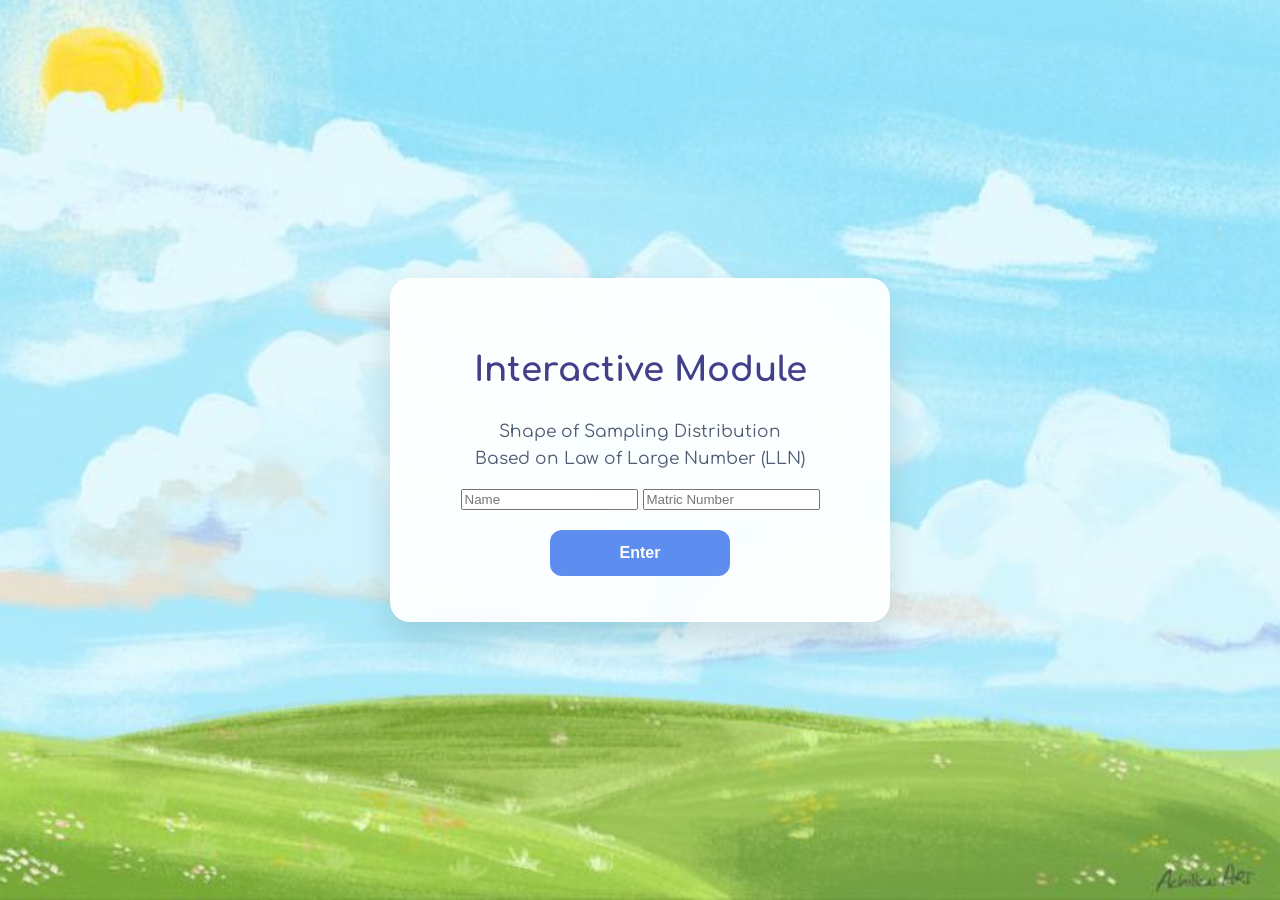
<file: index.html>
<!DOCTYPE html>
<html lang="ms">
<head>
  <meta charset="UTF-8">
  <meta name="viewport" content="width=device-width, initial-scale=1.0">
  <title>Modul Interaktif</title>

  <link href="https://fonts.googleapis.com/css2?family=Comfortaa:wght@300;400;600&display=swap" rel="stylesheet">
  <link rel="stylesheet" href="css/style.css">

</head>

<body class="login-body">

  <div class="login-container">
    <h2><span class="bold-title">Interactive Module</span></h2>
    <p>
      Shape of Sampling Distribution<br>
      Based on Law of Large Number (LLN)
    </p>

    <input type="text" id="name" placeholder="Name">
    <input type="text" id="matric" placeholder="Matric Number">

    <button onclick="login()">Enter</button>
  </div>

  <script src="./js/main.js"></script>
</body>
</html>
</file>
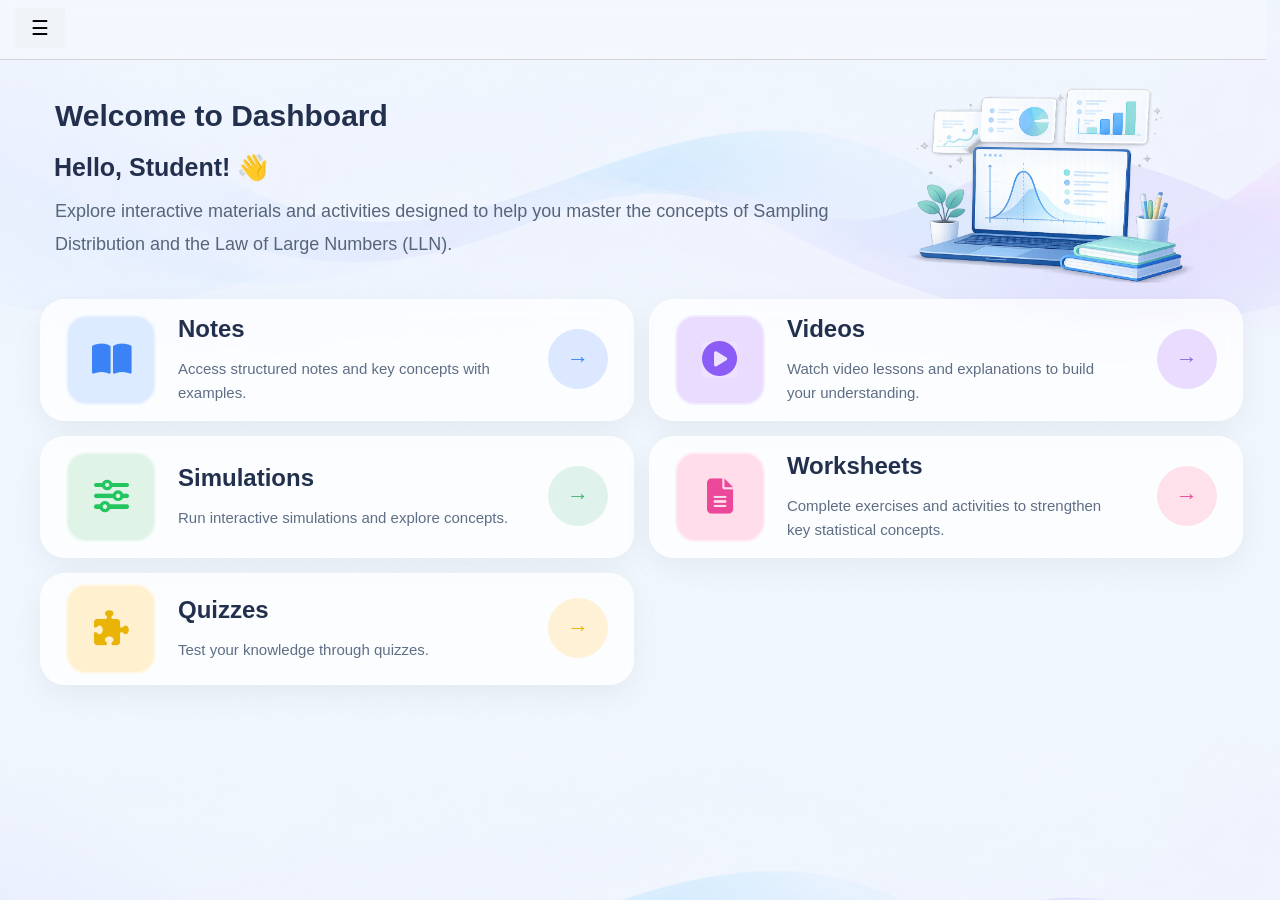
<file: dashboard.html>
<!DOCTYPE html>
<html lang="ms">
<head>
  <meta charset="UTF-8">
  <meta name="viewport" content="width=device-width, initial-scale=1.0">
  <title>Dashboard</title>
  <link rel="stylesheet" href="css/style.css">
  <link rel="stylesheet" href="https://cdnjs.cloudflare.com/ajax/libs/font-awesome/6.5.1/css/all.min.css">
  <link href='https://unpkg.com/boxicons@2.1.4/css/boxicons.min.css' rel='stylesheet'>
</head>

<body>

  <!-- Sidebar -->
  <div class="container">

  <div class="sidebar" id="sidebar">
    
    <div class="menu-item" onclick="setActiveMenu(this); loadContent('notes')">
    <i class="fa-solid fa-book-open"></i>
    <span class="text">Notes</span>
    </div>

    <div class="menu-item" onclick="setActiveMenu(this); loadContent('videos')">
    <i class="fa-solid fa-circle-play"></i>
    <span class="text">Videos</span>
    </div>

    <div class="menu-item" onclick="setActiveMenu(this); loadContent('simulations')">
    <i class="fa-solid fa-sliders"></i>
    <span class="text">Simulations</span>
    </div>

    <div class="menu-item" onclick="setActiveMenu(this); loadContent('worksheets')">
    <i class="fa-solid fa-file-lines"></i>
    <span class="text">Worksheets</span>
    </div>

    <div class="menu-item" onclick="setActiveMenu(this); loadContent('Quizzes')">
    <i class="fa-solid fa-puzzle-piece"></i>
    <span class="text">Quizzes</span>
    </div>
  </div>

  <div class="overlay" id="overlay" onclick="toggleSidebar()"></div>


  <!-- Content -->
  <div class="content-wrapper">

    <div class="top-navbar"> 

      <button class="toggle-btn">☰</button>

      <div class="top-icons">

        <div class="home-btn" onclick="loadContent('dashboard')">
        <i class="fa-solid fa-house-chimney"></i>
        </div>
      </div>
    </div>

      <div class="content" id="content">
      </div>
    </div> <!-- content-wrapper -->
  </div> <!-- container -->

<script src="js/main.js"></script>

</body>
</html>
</file>
<file: css/style.css>
/* ===== BODY ===== */
body {
  margin: 0;
  font-family: 'Comfortaa', sans-serif;
}

* {
  box-sizing: border-box;
}

/* MENU PAGE SAHAJA */
.login-body {
  display: flex;
  justify-content: center;
  align-items: center;
  min-height: 100vh;
  margin: 0;
  background: url("../images/bg.jpg") no-repeat center center fixed;
  background-size: cover;
}

/* ===== LOGIN CONTAINER ===== */
.login-container {
  text-align: center;
  width: min(500px, 90%);
  padding:45px 50px;
  background:rgba(255,255,255,0.92);
  backdrop-filter:blur(10px);
  border-radius: 20px;
  border:1px solid rgba(255,255,255,0.4);
  box-shadow: 0 15px 35px rgba(0,0,0,.12);
}

.login-container h2 {
  color: #414089;
  font-size: 34px;
  line-height: 1.1;
}

.bold-title {
  font-weight: 1000;
}

.login-container .title-line{
    width:70px;
    height:4px;
    background:#5d8def;
    border-radius:10px;
    margin:10px auto;
}

.login-container p {
  line-height: 1.6;
  font-size: 17px;
  color:#4d5b73;
}

.login-container button {
  width: auto;
  min-width: 180px;
  padding: 14px 30px;
  margin-top: 20px;
  background: #5d8def;
  border: none;
  border-radius: 12px;
  color: white;
  font-size: 16px;
  font-weight: 600;
  cursor: pointer;
}

.login-container button:hover {
  background: #4d7fe5;
  transform: translateY(-5px);
}


/* container bawah topbar */
.container {
  display: flex;
  height: 100vh;
  position: relative;
  overflow: hidden;
}

.container .menu-item {
  margin-bottom: 10px;
}

.content-inner {
  max-width: 1200px;        /* maksimum lebar content */
  width: 90%;              /* responsive ikut screen size */
  margin: 0 auto;          /* center content horizontally */
  background: none; /* optional: buat bg putih/transparan */
}

/* sidebar */
.sidebar {
  width: 220px;
  background: linear-gradient(160deg,  #9cc6c6, #c3e6e6); /* soft gradient */
  color: #2c3e50;
  padding: 70px 15px 15px 15px; /* top padding 80px supaya menu items start bawah */
  transition: 0.35s cubic-bezier(.22,1,.36,1);
  flex-shrink: 0;
}


/* COLLAPSE FULL: hide menu items & icons */
.sidebar.collapsed {
  width: 0;               /* sidebar hilang */
  padding: 0;
  overflow: hidden;       /* pastikan content dalam tak kelihatan */
}

.sidebar.collapsed .menu-item {
  opacity: 0;             /* hilang text & icons */
  pointer-events: none;   /* tidak boleh click */
}

.sidebar.collapsed + .overlay + .content-wrapper .top-navbar {
  left: 0;
}

.menu-item {
  display: flex;
  align-items: center;
  gap: 5px;
  padding: 12px 14px;
  margin: 8px 0;
  cursor: pointer;
  font-size: 18px;
  border-radius: 12px;
  color: #2c3e50;
}

.menu-item i{
  margin-right: 20px;
  padding-left: 8px;
}

.menu-item span{
  margin-right: -10px;
}

.menu-item:hover {
    background: rgba(255,255,255,0.6);
    transform: translateX(5px);
}

.menu-item.active{
  background: rgba(255,255,255,0.6);
  box-shadow: 0 8px 20px rgba(0,0,0,0.08);
  border-left: 3px solid #2c3e50;
  margin-right: 5px;
  font-weight:600;
}

/* 🔥 toggle align sama dengan menu */
.content-wrapper {
  display: flex;
  flex-direction: row; /* toggle dan content sebaris */
  align-items: flex-start; /* start dari atas */
  gap: 10px; /* jarak antara toggle & content */
  flex: 1;
  background: #f0f4f8;
}

.toggle-btn {
  background: #f0f4f8;
  border: none;

  width: 50px;
  height: 40px;

  display: flex;
  align-items: center;
  justify-content: center;

  cursor: pointer;
  color: black;
  font-size: 20px;

  margin-left: 5px;
  margin-top: -4px;
}

.toggle-btn:hover{
  background: rgba(255,255,255,0.4);
}

.top-navbar {
  position: fixed;
  top: 0;
  left: 220px;
  right: 14px;
  height: 60px;
  backdrop-filter: blur(10px);
  display: flex;
  align-items: center;
  justify-content: space-between;
  padding: 0 10px;
  z-index: 1000;
  background: rgba(255,255,255,0.25);
  backdrop-filter: blur(8px);
  border-bottom: 1px solid lightgray;
  box-shadow: none;
  transition: 0.2s;
}

.top-icons {
  position: absolute;
  top: 20px;
  right: 30px;
  z-index: 1000;
}

.home-btn {
  width: 38px;
  height: 38px;
  background: white;
  border-radius: 10px;
  display: flex;
  align-items: center;
  justify-content: center;
  margin-top: -8px;
  cursor: pointer;
  transition: 0.3s;
  margin-right: -10px;
}

.home-btn i {
  font-size: 15px;
  color: #2c3e50;
}

.home-btn:hover {
  transform: translateY(-2px);
  background: white;
}

/* content */
.content {
  flex: 1;
  max-width: 1500px;
  width: 100%;
  margin: 0 auto;
  height: 100vh;
  padding-left: 40px;
  padding-top: 60px;
  overflow: auto;
  background-color: #EEF3F8;
  background-image: url("../images/bg-dashboard.png");
  background-size: 100% auto;
  background-position: top center;
  box-shadow: 0 4px 15px rgba(0,0,0,0.1);
  position: relative;
  z-index: 1;
}

.content::before{
  content: "";
  position: absolute;
  inset: 0;
  background: rgba(255,255,255,0.20);
  pointer-events: none;
  z-index: -1;
}

.content.simulation-mode {
  padding: 0;
  overflow: hidden;
}

.accordion {
  width: 100%;
  max-width: 900px;
  margin: 0; /* buang auto supaya ikut container */
  padding-left: 5px;  /* adjust ikut tajuk h2 */
  padding-right: 5px; /* optional */
  box-sizing: border-box;
}

.submenu{
  display:flex;
  flex-direction:column;
  align-items:flex-start;
  max-height:0;
  opacity:0;
  overflow:hidden;
  gap: 5px;
  margin-left:15px;
  padding-left:10px;
  border-left:2px solid rgba(48,67,92,0.2);
  transform: translateY(-8px);
  transition:max-height .35s ease,opacity .25s ease,transform .25s ease;
}

.submenu.show{
  max-height:200px;
  opacity:1;
  transform: translateY(0);
}

.submenu-item{
  display:flex;
  align-items:center;
  gap:10px;
  width:150px;
  min-height:45px;
  padding:8px 12px;
  border-radius:12px;
  font-size:15px;
  box-sizing:border-box;
}

.submenu-item i{
    font-size:14px;
}

.submenu-item:hover,
.submenu-item.active{
    background:rgba(255,255,255,0.45);
    transform:translateX(4px);
    font-weight:600;
}

/* Laptop */
@media (min-width: 1191px) and (max-width:2560px){
/*DASHBOARD SECTION*/
/*TITLE PARTS*/
.hero-section {
  display: flex;
  justify-content: space-between;
  align-items: center;
  gap: 20px;
  margin-top: -20px;
}

.hero-left {
  max-width: 1000px;
  margin-left: 15px;
}

.hero-left h1 {
  font-size: 30px;
  margin-top: 20px;
  margin-bottom: 15px;
  color: #22304d;
  font-weight: 800;
}

.hero-left h2 {
  font-size: 25px;
  margin-bottom: -5px;
  color: #22304d;
  margin-left: -1px;
}

.hero-left p {
  font-size: 18px;
  line-height: 1.8;
  color: #56657a;
  margin-bottom: 10px;
  font-weight: 500;
}

.hero-right img {
  max-width: 400px;
  margin-top: 20px;
  padding-right: 70px;
}

/*BOX-BOX PARTS*/
.dashboard-grid {
  display: grid;
  grid-template-columns: repeat(2, 1fr);
  gap: 15px;
  margin-top: -10px;
  max-width: 1440px;
  width: 97%;
  padding-bottom: 30px;
}

.dashboard-card {
  background: rgba(255,255,255,0.72);
  border-radius: 25px;
  padding: 10px;
  display: flex;
  align-items: center;
  gap: 15px;
  cursor: pointer;
  height:auto;
  box-shadow: 0 10px 30px rgba(0,0,0,0.05); 
  border: 1px solid rgba(255,255,255,0.4);
  backdrop-filter: blur(10px);
  transition: 0.3s cubic-bezier(.22,1,.36,1);
  cursor: pointer;
}

.icon-box {
  width: 90px;
  height: 90px;
  margin-left: 15px;
  border-radius: 20px;
  display: flex;
  align-items: center;
  justify-content: center;
  font-size: 35px;
  flex-shrink: 0;
  border: 2px solid rgba(255,255,255,0.5);
  box-shadow: none;
}

.card-text h3 {
  font-size: 24px;
  color: #22304d;
  margin-left: 7px;
  margin-top: 5px;
}

.card-text p {
  margin-bottom: 5px;
  margin-top: -10px;
  margin-left: 7px;
  font-size: 15px;
  font-weight: 500;
  line-height: 1.6;
  color: #5F6E85;
  margin-right: 20px;
  max-width: 600px;
}

.arrow {
  width: 60px;
  height: 60px;
  border-radius: 50%;
  font-weight: 700;
  display: flex;
  align-items: center;
  justify-content: center;
  font-size: 22px;
  margin-left: auto;
  margin-right: 15px;
  margin-top: -1px;
  transition: 0.3s cubic-bezier(.22,1,.36,1);
  background:rgba(255,255,255,0.8);
  flex-shrink: 0;
}

.arrow:hover{
  transform: scale(1.05);
  box-shadow: 0 5px 15px rgba(46,139,87,0.25);
  background: rgba(255,255,255,0.8);
}

/* BLUE */
.arrow.blue{
    background: #dbe8ff;
}

.arrow.blue:hover{
    background: #c8dcff;
}

/* PURPLE */
.arrow.purple{
    background: #eadcff;
}

.arrow.purple:hover{
    background: #dcc8ff;
}

/* GREEN */
.arrow.green{
    background: #dff3ec;
}

.arrow.green:hover{
    background: #cdeed7;
}

/* PINK */
.arrow.pink{
    background: #ffe1ec;
}

.arrow.pink:hover{
    background: #ffd0e2;
}

/* YELLOW */
.arrow.yellow{
    background: #fff1d6;
}

.arrow.yellow:hover{
    background: #ffe7b8;
}


/* GENERAL */
.arrow{
    cursor: pointer;
}

/*WARNA BOX BOX ICON DASHBOARD*/
.blue {
  background: #dcebff;
}

.purple {
  background: #eee2ff;
}

.green {
  background: #EEF8F1;
}

.grey {
  background: #e4ebf5;
}

.yellow {
  background: #fff1d6;
}

/* WARNA ICON DASHBOARD */
/* NOTES */
.icon-box.blue i {
  color: #3b82f6;
}

/* VIDEOS */
.icon-box.purple i {
  color: #8b5cf6;
}

/* SIMULATIONS */
.icon-box.green i {
  color: #22c55e;
}

/* WORKSHEETS */
.icon-box.pink i {
  color: #ec4899;
}

/* QUIZZES */
.icon-box.yellow i {
  color: #eab308;
}


/*NOTES SECTION*/
.notes-top-section {
  display: flex;
  justify-content: space-between;
  align-items: center;
  margin-left: -10px;
  margin-top: 10px;
}

.notes-hero-image {
  width: 420px;
  margin-top: 30px;
  margin-left: 30px;
  margin-right: 70px;
  margin-bottom: -10px;
}

/* ACCORDION */
.accordion {
  max-width: 1440px;
  width: 97%;
  padding-bottom: 30px;
}

.notes-card {
  margin-top: 15px;
  margin-bottom: -3px;
  margin-left: 10px;
  height: auto;
  margin-right: 20px;
  border: 1px solid rgba(255,255,255,0.4);
  backdrop-filter: blur(10px);
  transition: 0.3s cubic-bezier(.22,1,.36,1);
  cursor: pointer;
}

/* CARD HEADER */
.notes-card-header {
  background: rgba(255,255,255,0.78);
  border-radius: 24px;
  padding: 5px 24px;
  display: flex;
  align-items: center;
  cursor: pointer;
  transition: 0.3s cubic-bezier(.22,1,.36,1);
}

.notes-text h2{
  margin-left: 28px;
  color: black;
  font-size: 30px;
  margin-bottom: 10px;
  margin-top: 1px;
  font-weight: 800;
}

.notes-text p{
  font-size: 18px;
  color: #22304d;
  margin-bottom: 5px;
  margin-left: 30px;
  line-height: 1.8;
  text-align: justify;
}

/* LEFT SIDE */
.notes-header-left {
  display: flex;
  align-items: center;
  gap: 18px;
}

/* ICON */
.topic-icon {
  width: 80px;
  height: 80px;
  margin-top: 10px;
  margin-bottom: 10px;
  margin-left: -5px;
  border-radius: 15px;
  font-size: 30px;
  display: flex;
  justify-content: center;
  align-items: center;
  flex-shrink: 0;
  font-weight: bold;
  border: 2px solid rgba(255,255,255,0.5);
}

.topic-icon i {
  font-size: 28px;
}

/* ICON CICLE COLORS */
.topic-icon.blue {
  background: #dbe9ff;
}

.topic-icon.green {
  background: #dff4e7;
}

.topic-icon.purple {
  background: #eadcff;
}

.topic-icon.pink {
  background: #ffddeb;
}

.topic-icon.yellow {
  background: #fff0cf;
}

/* ICON COLORS */
.topic-icon.blue i {
  color: #3b82f6;
}

.topic-icon.green i {
  color: #22c55e;
}

.topic-icon.purple i {
  color: #8b5cf6;
}

.topic-icon.pink i {
  color: #ec4899;
}

.topic-icon.yellow i {
  color: #eab308;
}

.topic-info{
  gap: 10px;
}

/* TEXT */
.topic-info h3 {
  margin: 0;
  font-size: 20px;
  color: #24314f;
  margin-top: 12px;
  margin-bottom: 10px;
}

.topic-info p {
  color: #4d5b73;
  font-size: 16px;
}

/* RIGHT SIDE */
.notes-header-right {
  margin-left: auto;
  display: flex;
  align-items: center;
  gap: 25px;
  padding-right: 10px;
}

/* OPEN BADGE */
.slides-badge {
  padding: 8px 24px;
  border-radius: 25px;
  margin-right: 15px;
  font-size: 15px;
  font-weight: 600;
  border: 0.1px solid;
  transition: 0.3s cubic-bezier(.22,1,.36,1);
  background:rgba(255,255,255,0.8);
  flex-shrink: 0;
}

.slides-badge.open.blue {
  background: #dcebff;
  color: #3b82f6;
}

.slides-badge.open.blue:hover {
  background: rgb(207, 226, 251);
  box-shadow: 0 2px 15px #3b83f6bb;;
}

.slides-badge.open.purple {
  background: #eee2ff;
  color: #8b5cf6;
}

.slides-badge.open.purple:hover {
  background: #eee2ff;
  box-shadow: 0 2px 15px #8a5cf6b3;
}

.slides-badge.open.green {
  background: #dff4e7;
  color: #4bb273;
}

.slides-badge.open.green:hover {
  background: #c2f3d5ba;
  box-shadow: 0 2px 15px #4bb272ad;
}

.slides-badge.open.pink {
  background: #ffddeb;
  color: #ec4899;
}

.slides-badge.open.pink:hover {
  background: #ffc7deb7;
  box-shadow: 0 2px 15px #e07aa8b6;
}

.slides-badge.open.yellow {
  background: #fff0cf;
  color: #eab308;
}

.slides-badge.open.yellow:hover {
  background: #fce5b4c3;
  box-shadow: 0 2px 15px #f0a53cb5;
}

.slides-badge.open:hover{
  transform: scale(1.05);
  background: rgba(255,255,255,0.8);
}

.slides-badge.close {
  background: #e8eefc;
  color: #6b7a99;
}

.slides-badge.close:hover{
  transform: scale(1.05);
  box-shadow: 0 2px 15px #6b7a99b0;
  background: rgba(255,255,255,0.8);
  background: #dbe4f7;
}


/* PDF CONTENT */
.notes-content {
  max-height: 0;
  background: white;
  border-radius: 0 0 24px 24px;
  box-shadow: 0 5px 18px rgba(0,0,0,0.05);
  transition: max-height 0.4s ease;
  overflow: hidden;
}

.notes-content iframe {
  width: 100%;
  height: 500px;
  border: none;
  padding: 18px;
  box-sizing: border-box;
}

.open-pdf-btn{
    display: none;
}


/*VIDEO SECTION*/
.videos-hero{
  border-radius: 15px;
  padding: 35px 26px;
  display: flex;
  justify-content: space-between;
  align-items: center;
  position: relative;
  overflow: hidden;
  margin-right: 55px;
  margin-left: 15px;
}

.videos-hero-left{
  flex: 1;
  margin-left: -20px;
}

.video-page-title{
  font-size: 32px;
  color: black;
  margin-top: -15px;
  font-weight: 800;
}

.video-description{
  font-size: 18px;
  color: #22304d;
  margin-bottom: 10px;
  line-height: 1.8;
  margin-top: -2px;
  text-align: justify;
}

.video-banner-img{
  width: 420px;
  margin-top: -90px;
  margin-bottom: -90px;
  margin-right: -30px;
  }

.videos-list{
  display: grid;
  grid-template-columns: repeat(2, 1fr);
  row-gap: 10px;
  margin-top: 5px;
  margin-left: 15px;
  margin-right: 20px;
  padding-bottom: 30px;
}

.video-card{
  width: 97%;
  height: auto;
  padding: 15px;
  display: flex;
  justify-content: space-between;
  align-items: center;
  background: rgba(255,255,255,0.85);
  border-radius: 25px;
  border: 1px solid rgba(255,255,255,0.4);
  box-shadow: 0 10px 30px rgba(0,0,0,0.05); 
  backdrop-filter: blur(10px);
  transition: 0.3s cubic-bezier(.22,1,.36,1);
  cursor: pointer;
}

.video-left{
  display: flex;
  align-items: center;
  gap: 20px;
}

.video-left h3{
  font-size: 20px;
  max-width: 650px;
  color: #24314f;
  line-height: 1.5;
  margin: 0;
  margin-left: -5px;
  margin-right: 15px;
  margin-top: 0;
}

.video-left p{
  margin: 4px 0 0;
  margin-left: -5px;
  font-size: 17px;
  line-height: 1.4;
  margin-bottom: 0;
  color: #4d5b73;
}

.video-right{
  display: flex;
  align-items: center;
  gap: 25px; /* besarkan gap */
  margin-right: 20px;
}

.video-icon{
  width: 80px;
  height: 80px;
  border-radius: 22px;
  display:flex;
  align-items:center;
  justify-content:center;
  flex-shrink: 0;
  margin-left: 2px;
  border: 2px solid rgba(255,255,255,0.5);
  box-shadow: 0 5px 15px rgba(0,0,0,0.03);
}

.video-icon i{
  font-size: 30px;
  color: inherit;
}

.video-info{
  display: flex;
  flex-direction: column;
  justify-content: center;
  gap: 3px;
}

.blue i{
  background: #dcebff;
  color: #3b82f6;
}

.purple i{
  background: #eee2ff;
  color: #8b5cf6;
}

.green i{
  background: #dff4e7;
  color: #4bb273;
}

.pink i{
  background: #ffddeb;
  color: #ec4899;
}

.yellow i{ 
  background: #fff0cf;
  color: #eab308;
}

.watch-btn{
  font-size: 14px;
  padding: 8px 20px;
  border-radius: 25px;
  font-weight: 600;
  cursor: pointer;
  margin-right: 1px;
  margin-left: 10px;
  border: 1px solid;
  flex-shrink: 0;
  transition: 0.3s cubic-bezier(.22,1,.36,1);
  background:rgba(255,255,255,0.8);
}

.watch-btn:hover{
  transform: scale(1.05);
  background: rgba(255,255,255,0.8);
}

.blue-btn{
  background: #dcebff;
  color: #3b82f6;
}

.purple-btn{
  background: #eee2ff;
  color: #8b5cf6;
}

.green-btn{
  background: #dff4e7;
  color: #4bb273;
}

.pink-btn{
  background: #ffddeb;
  color: #ec4899;
}

.yellow-btn{
  background: #fff0cf;
  color: #eab308;
}

.blue-btn:hover{
  background: rgb(207, 226, 251);
  box-shadow: 0 2px 15px #3b83f6bb;;
}

.purple-btn:hover{
  background: #eee2ff;
  box-shadow: 0 2px 15px #8a5cf6b3;
}

.green-btn:hover{
  background: #c2f3d5ba;
  box-shadow: 0 2px 15px #4bb272ad;
}

.pink-btn:hover{
  background: #ffc7deb7;
  box-shadow: 0 2px 15px #e07aa8b6;
}

.yellow-btn:hover{  
  background: #fce5b4c3;
  box-shadow: 0 2px 15px #f0a53cb5;
}

.back-btn{
  display: flex;
  align-items: center;
  justify-content: center;
  width: fit-content;
  margin: 10px auto;
  gap: 8px;
  padding: 8px 20px;
  background: rgba(255,255,255,0.75);
  border-radius: 16px;
  font-size: 15px;
  font-weight: 600;
  color: #24314f;
  cursor: pointer;
  transition: 0.3s;
  box-shadow: 0 6px 18px rgba(0,0,0,0.04);
  background: transparent;
}

.back-btn:hover{
  background: #edf4ff;
}

.video-title{
  font-size: 22px;
  color: #22304d;
  margin-bottom: 25px;
  font-weight: 700;
  text-align: center;
  max-width: 1440px;
  margin-top: 30px;
  margin-left: -15px;
}

.video-container{
  display: flex;
  justify-content: center;
  align-items: center;
  margin: 20px auto;
  max-width: 900px;
  width: 98%;
  background: #fff;
  padding: 25px;
  border-radius: 20px;
  box-shadow: 0 10px 30px rgba(0,0,0,0.08);
  border: 2px solid #e5e7eb;
}

.video-container video{
    width: 100%;
    border-radius: 5px;
    display: block;
}

/*WORKSHEET SECTION*/
/*WORKSHEET CARDS*/
.worksheet-hero-image{
    width: 380px;
    margin-top: -30px;
    margin-bottom: -20px;
    margin-right: 80px;
    margin-left: -10px;
}

.worksheet-grid{
  display: grid;
  grid-template-columns: repeat(2, 1fr);
  gap: 10px;
  margin-left: 15px;
  margin-right: 40px;
  padding-bottom: 30px;
}

.worksheet-card{
  max-width: 1440px;
  width: 97%;
  height: auto;
  padding: 15px;
  display: flex;
  justify-content: space-between;
  align-items: center;
  background: rgba(255,255,255,0.85);
  border-radius: 24px;
  border: 1px solid rgba(255,255,255,0.4);
  backdrop-filter: blur(10px);
  transition: 0.3s cubic-bezier(.22,1,.36,1);
  cursor: pointer;
  box-shadow: 0 10px 30px rgba(0,0,0,0.05); 
}

.worksheet-card-header{
  display: flex;
  justify-content: space-between;
  align-items: center;
  width: 100%;
}

.worksheet-header-left{
  display: flex;
  align-items: center;
  gap: 20px;
}

.worksheet-icon{
  width: 80px;
  height: 80px;
  border-radius: 22px;
  display:flex;
  align-items:center;
  justify-content:center;
  flex-shrink: 0;
  margin-left: 5px;
  border: 2px solid rgba(255,255,255,0.5);
  box-shadow: 0 5px 15px rgba(0,0,0,0.03);
}

.worksheet-icon i{
    font-size: 30px;
    color: inherit;
}

.worksheet-left h3{
  font-size: 20px;
  max-width: 650px;
  color: #24314f;
  line-height: 1.5;
  margin: 0;
  margin-left: -5px;
  margin-right: 15px;
  margin-bottom: 10px;
}

.worksheet-left p{
  margin: 4px 0 0;
  margin-left: -5px;
  font-size: 17px;
  line-height: 1.4;
  color: #4d5b73;
}

.worksheet-header-right{
  display: flex;
  align-items: center;
  justify-content: space-between;
  gap: 25px; /* besarkan gap */
}

.worksheet-badge{
  font-size: 14px;
  padding: 8px 20px;
  border-radius: 25px;
  font-weight: 600;
  cursor: pointer;
  margin-right: 15px;
  border: 1px solid;
  flex-shrink: 0;
  transition: 0.3s cubic-bezier(.22,1,.36,1);
  background:rgba(255,255,255,0.8);
}

.worksheet-btn:hover{
  transform: scale(1.05);
  background: rgba(255,255,255,0.8);
}

/*QUIZ SECTION*/
.quiz-top-section{
  display:flex;
  justify-content: space-between;
  align-items:center;
  gap:10px;
}

.quiz-text-section{
  flex: 1;
}

.quiz-title {
  margin-left: 15px;
  color: black;
  font-size: 32px;
  margin-top: 10px;
  margin-bottom: 20px;
  font-weight: 800;  
  margin-left: 18px;  
}

.quiz-section-description {
  font-size: 18px;
  color: #22304d;
  line-height: 1.8;
  text-align: justify;
  margin-left: 20px;
  margin-right: 10px;
}

.quiz-banner{
  margin-top: -10px;
  max-width: 300px;
  margin-right: 60px;
  margin-bottom: -30px;
}

.quiz-grid {
  display: grid;
  grid-template-columns: repeat(2, 1fr);
  gap: 10px;
  margin-top: 30px;
  margin-left: 15px;
  max-width: 1440px;
  width: 97%;
  padding-right: 35px;
  padding-bottom: 30px;
}

.quiz-dashboard-card{
  display: flex;
  align-items: center;
  gap: 15px;
  background: rgba(255,255,255,0.72);
  backdrop-filter: blur(10px);
  border-radius: 28px;
  padding: 15px;
  box-shadow: 0 10px 30px rgba(0,0,0,0.05); 
  border: 1px solid rgba(255,255,255,0.4);
  backdrop-filter: blur(10px);
  transition: 0.3s cubic-bezier(.22,1,.36,1);
  cursor: pointer;
}

.quiz-icon {
  width: 80px;
  height: 80px;
  border-radius: 20px;
  background: white;
  display: flex;
  align-items: center;
  justify-content: center;
  margin-left: 2px;
  font-size: 38px;
  flex-shrink: 0;
  border: 2px solid rgba(255,255,255,0.4);
  box-shadow: 0 5px 15px rgba(0,0,0,0.03);
}

.quiz-text h3 {
  margin: 0;
  font-size: 20px;
  font-weight: 700;
  margin-top: 1px;
  margin-bottom: 10px;
  line-height: 1.2;
  color: #1f2d4a;
}

.quiz-text p {
  margin: 4px 0 0;
  font-size: 17px;
  line-height: 1.4;
  color: #4d5b73;
}

.quiz-status {
  margin-left: auto;
  background: #dff5e7;
  color: #2e8b57;
  padding: 8px 20px;
  border-radius: 25px;
  font-size: 15px;
  font-weight: bold;
  margin-right: 10px;
  border: 0.1px solid;
  transition: 0.3s cubic-bezier(.22,1,.36,1);
  background:rgba(255,255,255,0.8);
}
  
.quiz-status:hover{
  transform: scale(1.05);
  box-shadow: 0 2px 15px;
  background: rgba(255,255,255,0.8);
}

.blue{
  background: #dcebff;
  color: #3b82f6;
}

.purple{
  background: #eadcff;
  color: #8c6dd7;
}

.green{
  background: #dff4e7;
  color: #4bb273;
}

.pink{
  background: #ffddeb;
  color: #ec4899;
}

.yellow{
  background: #fff0cf;
  color: #eab308;
}

.blue-btn{
  background: #dcebff;
  color: #3b82f6;
}

.purple-btn{
  background: #eee2ff;
  color: #8b5cf6;
}

.green-btn{
  background: #dff4e7;
  color: #4bb273;
}

.pink-btn{
  background: #ffddeb;
  color: #ec4899;
}

.yellow-btn{
  background: #fff0cf;
  color: #eab308;
}

.blue-btn:hover{
  background: rgb(207, 226, 251);
  box-shadow: 0 2px 15px #3b83f6bb;;
}

.purple-btn:hover{
  background: #eee2ff;
  box-shadow: 0 2px 15px #8a5cf6b3;
}

.green-btn:hover{
  background: #c2f3d5ba;
  box-shadow: 0 2px 15px #4bb272ad;
}

.pink-btn:hover{
  background: #ffc7deb7;
  box-shadow: 0 2px 15px #e07aa8b6;
}

.yellow-btn:hover{  
  background: #fce5b4c3;
  box-shadow: 0 2px 15px #f0a53cb5;
}

.simulation-page{
    padding:20px;
    padding-right: 50px;
}

.simulation-grid{
    display:grid;
    grid-template-columns:repeat(auto-fit,minmax(280px,1fr));
    gap:25px;
    margin-top:25px;
    padding-bottom: 30px;
}

.simulation-card-option{
    background:linear-gradient(
        135deg,
        rgba(255,255,255,0.95),
        rgba(240,248,255,0.95)
    );
    border-radius:25px;
    padding:30px;
    box-shadow: 0 10px 30px rgba(0,0,0,0.08);
    transition:.3s;    
    padding:25px;
    cursor:pointer;
}

.simulation-card-option:hover{
    transform:translateY(-5px);
}

.simulation-icon{
    width:100px;
    height:100px;
    display:flex;
    align-items:center;
    justify-content:center;
    font-size:45px;
    border-radius:20px;
    background:rgba(76,175,80,0.15);
    flex-shrink: 0;
}

.simulation-wording{
  margin-left: 5px;
  width:90%;
  margin-top: -10px;
}

.simulation-wording h3{
  font-size: 20px;
  margin-bottom: -2px;
}

.simulation-wording p{
color:#4d5b73;
}

.simulation-card-option:nth-child(2) .simulation-icon{
    background:rgba(100,149,237,0.15);
}

.launch-btn{
    width:100%;
    padding:14px;
    border:none;
    border-radius:15px;
    background:linear-gradient(
        135deg,
        #4CAF50,
        #66BB6A
    );
    color:white;
    font-weight:600;
    transition:.3s;
    margin-top: -2px;
}

.green-launch-btn:hover{
  color:#4CAF50;
  background: #c2f3d5ba;
  box-shadow: 0 2px 15px #4bb272ad;
}

.blue-launch-btn{
    background:linear-gradient(
        135deg,
        #3b82f6,
        #60a5fa
    ) !important;
}

.blue-launch-btn:hover{

    background: #cfe2ff !important;

    box-shadow: 0 2px 15px #3b83f6bb;

    color: #3b82f6 !important;
}

.check-blue{
    background:#3b82f6 !important;
    color:white !important;
}

/*simulation page*/
.simulation-features{
    display:grid;
    grid-template-columns:1fr 1fr;
    gap:12px 25px;
    margin:25px 0;
}

.simulation-features span{
    display:flex;
    align-items:center;
    gap:10px;
    color:#22304d;
    font-weight:500;
    font-size:15px;
}

.simulation-features i{
    color:white;
    background:#36c56c;
    width:22px;
    height:22px;
    border-radius:50%;
    display:flex;
    align-items:center;
    justify-content:center;
    font-size:12px;
    flex-shrink:0;
}

.simulation-card-option{

    transition:
        transform .3s ease,
        box-shadow .3s ease;
}

.simulation-card-option:hover{

    transform:
        translateY(-8px);

    box-shadow:
        0 18px 35px rgba(0,0,0,.12);
}

.simulation-header{
  margin-top: -20px;
  margin-bottom: 25px;
}

.simulation-header h1{
  font-size:32px;
  color: black;
  margin-bottom:-10px;
  font-weight:800;
}

.simulation-header p{
    font-size:18px;
  color: #22304d;
    max-width:700px;
    line-height:1.8;
}

.title-line{
    width:80px;
    height:5px;
    background:#4bb273;
    border-radius:10px;
    margin-top:-12px;
}

.preview-wrapper{
    position:relative;
    margin-bottom:20px;
}

.simulation-preview{
    width:100%;
    height:300px;
    object-fit:cover;
    border-radius:20px;
    display:block;
}


.interactive-badge{
    position:absolute;
    top:15px;
    right:15px;

    background:#dff4e7;
    color:#2e8b57;

    padding:8px 14px;

    border-radius:20px;

    font-size:13px;
    font-weight:700;
}

.interactive-badge.blue{
    background:#dcebff;
    color:#3b82f6;
}

.simulation-content{
    display:flex;
    gap:25px;
    align-items:flex-start;
    margin-top:20px;
}
}

/* Tablet */
@media (min-width:651px) and (max-width: 1190px){  
.content{
  background-image: url("../images/bg-dashboard.png");
  background-size: 1180px auto;
  background-position: top 30px center;
  background-repeat: no-repeat;
  padding-left: 35px;
  padding-right: 5px;
}

.top-navbar{
  left: 220px;
}

.sidebar {
  position: relative;
  left: 0px;
  width: 220px;
  transition: 0.35s cubic-bezier(.22,1,.36,1);
  flex-shrink: 0;
}

.content-wrapper{
  flex: 1;
  width: auto;
  display: flex;
}

.sidebar.active ~ .content-wrapper{
  margin-left: 0 !important;
}

/* COLLAPSE FULL: hide menu items & icons */
.sidebar.collapsed {
  width: 0;               /* sidebar hilang */
  padding: 0;
}

.sidebar.collapsed .menu-item {
  opacity: 0;             /* hilang text & icons */
  pointer-events: none;   /* tidak boleh click */
}

.sidebar.collapsed + .overlay + .content-wrapper .top-navbar{
  left:0;
}

.menu-item {
  margin-left: 5px;
  gap: 2px;
  font-size: 18px;
  padding: 10px 8px;
}

.menu-item i{
  margin-right: 20px;
  padding-left: 10px;
}

.menu-item span{
  margin-right: -5px;
}

.menu-item:hover {
  background: rgba(255,255,255,0.4);
  box-shadow: 0 4px 10px rgba(0,0,0,0.08);
}

.menu-item.active{
  background: rgba(255,255,255,0.75);
  box-shadow: 0 8px 15px rgba(0,0,0,0.08);
  border-left: 3px solid #2c3e50;
  font-weight: 700;
  margin-right: 5px;
}

/*DASHBOARD SECTION*/
.hero-section{
  flex-wrap: wrap;
}

/*TITLE PARTS*/
.hero-left {
  width: 95%;
  margin-left: 30px;
  margin-top: 20px;
  flex: 1;
}

.hero-left h1 {
  font-size: 30px;
  margin-top: 5px;
  margin-bottom: 15px;
  margin-left: -15px;
  white-space: nowrap;
  color: #22304d;
  font-weight: 800;
}

.hero-left h2 {
  font-size: 23px;
  margin-left: -15px;
  white-space: nowrap;
  color: #22304d;
}

.hero-left p {
  width: 98%;
  font-size: 19px;
  margin-bottom: 5px;
  margin-top: 15px;
  margin-right: 10px;
  margin-left: -15px;
  font-weight: 500;
  line-height: 1.8;
  text-align: justify;
  color: #56657a;
}

.hero-right img {
  width: 320px;
  display:block;
  margin:0 auto 0 auto;
  flex-shrink: 0;
}

/*BOX-BOX PARTS*/
.dashboard-grid {
  gap: 10px;
  grid-template-columns: 1fr;  
  padding-bottom: 70px;
  max-width: 1190px;
  width: 96%;
}

.dashboard-card {
  margin-left: 10px;
  background: rgba(255,255,255,0.75);
  border-radius: 25px;
  margin-top: 10px;
  height: auto;
  display: flex;
  align-items: center;
  padding: 10px;
  cursor: pointer;
  box-shadow: 0 10px 30px rgba(0,0,0,0.05);  
  border: 1px solid rgba(255,255,255,0.4);
  backdrop-filter: blur(10px);
  transition: 0.3s cubic-bezier(.22,1,.36,1);
}

.icon-box {
  width: 75px;
  height: 75px;
  border-radius: 15px;
  font-size: 28px;
  display: flex;
  align-items: center;
  justify-content: center;
  margin-left: 10px;
  margin-right: 15px;
  flex-shrink: 0;
  border: 2px solid rgba(255,255,255,0.5);
  box-shadow: 0 5px 15px rgba(0,0,0,0.03);
}

.card-text{
  flex: 1;
  min-width: 0;
  flex-shrink: 0;
}

.card-text h3 {
  color: #22304d;
  font-size: 22px;
  margin-left: 5px;
  margin-top: 10px;
}

.card-text p {
  margin-top: -10px;
  margin-left: 5px;
  margin-right: 10px;
  margin-bottom: 10px;
  font-size: 19px;
  line-height: 1.5;
  font-weight: 500;
  color: #5F6E85;
}

.arrow {
  width: 55px;
  height: 55px;
  border-radius: 50%;
  display: flex;
  align-items: center;
  justify-content: center;
  font-size: 22px;
  margin-left: 10px;
  margin-right: 15px;
  transition: 0.3s cubic-bezier(.22,1,.36,1);
  background:rgba(255,255,255,0.8);
  flex-shrink: 0;
}

.arrow:hover{
  transform: scale(1.05);
  box-shadow: 0 5px 15px rgba(46,139,87,0.25);
  background: rgba(255,255,255,0.8);
}

/* BLUE */
.arrow.blue{
    background: #dbe8ff;
}

.arrow.blue:hover{
    background: #c8dcff;
}

/* PURPLE */
.arrow.purple{
    background: #eadcff;
}

.arrow.purple:hover{
    background: #dcc8ff;
}

/* GREEN */
.arrow.green{
    background: #dff3ec;
}

.arrow.green:hover{
    background: #cdeed7;
}

/* PINK */
.arrow.pink{
    background: #ffe1ec;
}

.arrow.pink:hover{
    background: #ffd0e2;
}

/* YELLOW */
.arrow.yellow{
    background: #fff1d6;
}

.arrow.yellow:hover{
    background: #ffe7b8;
}

/* GENERAL */
.arrow{
    cursor: pointer;
}

/*WARNA BOX BOX ICON DASHBOARD*/
.blue {
  background: #dcebff;
}

.purple {
  background: #eee2ff;
}

.green {
  background: #EEF8F1;
}

.grey {
  background: #e4ebf5;
}

.yellow {
  background: #fff1d6;
}

/* WARNA ICON DASHBOARD */
/* NOTES */
.icon-box.blue i {
  color: #3b82f6;
}

/* VIDEOS */
.icon-box.purple i {
  color: #8b5cf6;
}

/* SIMULATIONS */
.icon-box.green i {
  color: #22c55e;
}

/* WORKSHEETS */
.icon-box.pink i {
  color: #ec4899;
}

/* QUIZZES */
.icon-box.yellow i {
  color: #eab308;
}


/*NOTES SECTION*/
.notes-top-section {
  display: flex;
  flex-direction:column;
  margin-left: 15px;
  max-width: 1190px;
  width: 95%;
}

.notes-hero-image {
  flex-shrink: 0;
  display:block;
  width:420px;
  margin:20px auto 0 auto;
  margin-bottom: 20px;
}

.accordion{
  display:flex;
  flex-direction:column;
  gap:10px;
  max-width: 1190px;
  width: 96%;
  padding-bottom: 30px;
}

.notes-card{
  margin-left: 8px;
  border-radius: 25px;
  box-shadow: 0 10px 30px rgba(0,0,0,0.05); 
  border: 1px solid rgba(255,255,255,0.4);
  backdrop-filter: blur(10px);
  transition: 0.3s cubic-bezier(.22,1,.36,1);
  cursor: pointer;
}

/* CARD HEADER */
.notes-card-header {
  background: rgba(255,255,255,0.78);
  border-radius: 25px;
  padding: 10px 24px;
  display: flex;
  align-items: center;
  cursor: pointer;
  transition: 0.3s cubic-bezier(.22,1,.36,1);
}

.notes-text h2{
  margin-left: 1px;
  font-size: 23px;
  max-width: 150px;
  color: black;
  font-weight: 800;
}

.notes-text p{
  font-size: 19px;
  line-height: 1.8;
  margin-left: 1px;
  text-align: justify;
  color: #22304d;
  width: 98%;
  margin-bottom: -10px;
}

/* LEFT SIDE */
.notes-header-left {
  display: flex;
  align-items: center;
  gap: 10px;
}

/* ICON */
.topic-icon {
  width: 75px;
  height: 75px;
  border-radius: 15px;
  margin-left: -5px;
  margin-top: 2px;
  margin-right: 10px;
  margin-bottom: 3px;
  display: flex;
  justify-content: center;
  align-items: center;
  flex-shrink: 0;
  font-weight: bold;
  border: 2px solid rgba(255,255,255,0.5);
  box-shadow: 0 5px 15px rgba(0,0,0,0.03);
}

.topic-icon i {
  font-size: 28px;
}

/* ICON CICLE COLORS */
.topic-icon.blue {
  background: #dbe9ff;
}

.topic-icon.green {
  background: #dff4e7;
}

.topic-icon.purple {
  background: #eadcff;
}

.topic-icon.pink {
  background: #ffddeb;
}

.topic-icon.yellow {
  background: #fff0cf;
}

/* ICON COLORS */
.topic-icon.blue i {
  color: #3b82f6;
}

.topic-icon.green i {
  color: #22c55e;
}

.topic-icon.purple i {
  color: #8b5cf6;
}

.topic-icon.pink i {
  color: #ec4899;
}

.topic-icon.yellow i {
  color: #eab308;
}

.topic-info{
  gap: 10px;
}

/* TEXT */
.topic-info h3 {
  font-size: 20px;
  margin-right: 10px;
  color: #24314f;
  margin-top: 15px;
  margin-bottom: 15px;
}

.topic-info p {
  font-size: 17px;
  color: #4d5b73;
  margin-top: -5px;
}

/* RIGHT SIDE */
.notes-header-right {
  margin-left: auto;
  display: flex;
  align-items: center;
  gap: 5px;
  padding-right: 5px;
}

/* OPEN BADGE */
.slides-badge {
  padding: 6px 17px;
  border-radius: 15px;
  margin-right: -5px;
  font-size: 16px;
  font-weight: 600;
  border: 0.1px solid;
  transition: 0.3s cubic-bezier(.22,1,.36,1);
  background:rgba(255,255,255,0.8);
  flex-shrink: 0;
}

.slides-badge.open.blue {
  background: #dcebff;
  color: #3b82f6;
}

.slides-badge.open.blue:hover {
  background: rgb(207, 226, 251);
  box-shadow: 0 2px 15px #3b83f6bb;;
}

.slides-badge.open.purple {
  background: #eee2ff;
  color: #8b5cf6;
}

.slides-badge.open.purple:hover {
  background: #eee2ff;
  box-shadow: 0 2px 15px #8a5cf6b3;
}

.slides-badge.open.green {
  background: #dff4e7;
  color: #4bb273;
}

.slides-badge.open.green:hover {
  background: #c2f3d5ba;
  box-shadow: 0 2px 15px #4bb272ad;
}

.slides-badge.open.pink {
  background: #ffddeb;
  color: #ec4899;
}

.slides-badge.open.pink:hover {
  background: #ffc7deb7;
  box-shadow: 0 2px 15px #e07aa8b6;
}

.slides-badge.open.yellow {
  background: #fff0cf;
  color: #eab308;
}

.slides-badge.open.yellow:hover {
  background: #fce5b4c3;
  box-shadow: 0 2px 15px #f0a53cb5;
}

.slides-badge.open:hover{
  transform: scale(1.05);
  background: rgba(255,255,255,0.8);
}

.slides-badge.close {
  background: #e8eefc;
  color: #6b7a99;
}

.slides-badge.close:hover{
  transform: scale(1.05);
  box-shadow: 0 2px 15px #6b7a99b0;
  background: rgba(255,255,255,0.8);
  background: #dbe4f7;
}

/* PDF CONTENT */
.notes-content{
  max-height: 0;
  background: white;
  border-radius: 0 0 24px 24px;
  box-shadow: 0 5px 18px rgba(0,0,0,0.05);
  transition: max-height 0.4s ease;
  overflow: hidden;   
}

.notes-content iframe {
  width: 100%;
  height: 200px;
  border: none;
  padding: 18px;
  box-sizing: border-box;
}

/*VIDEO SECTION*/
.videos-hero{
  border-radius: 15px;
  padding: 0 15px;
  margin-top: 5px;
  margin-left: -5px;
  margin-right: 0;
  width: 96%;
  box-sizing: border-box;
  margin-bottom: -10px;
  align-items: center;
  flex-direction: column;
  position: relative;
  overflow: hidden;
}

.videos-hero-left{
  flex: 1;
  margin-left: 15px;
}

.video-page-title{
  font-size: 23px;
  margin-left: -10px;
  color: black;
  font-weight: 800;
}

.video-description{
  font-size: 19px;
  color: #22304d;
  line-height: 1.8;
  text-align: justify;
  margin-left: -10px;
  margin-bottom: -30px;
  max-width: 1150px;
  width: 100%;
}

.video-banner-img{
  display:block;
  width:420px;
  margin:0 auto 0 auto;
}

/*BOX BOX VIDEO*/
.videos-list{
  padding-bottom: 30px;
}

.video-card{
  height: auto;
  display: flex;
  justify-content: space-between;
  align-items: center;
  padding: 15px;
  border: 1px solid rgba(255,255,255,0.4);
  backdrop-filter: blur(10px);
  box-shadow: 0 10px 30px rgba(0,0,0,0.05);  
  background: rgba(255,255,255,0.75);
  cursor: pointer;
  width: 95%;
  margin-right: 20px;
  max-width: 1190px;
  border-radius: 25px;
  margin-left: 10px;
  margin-bottom: 10px;
}

.video-left{
  display: flex;
  justify-content: center;
  align-items: center;
  gap: 20px;
}

.video-left h3{
  max-width: 420px;
  font-size: 21px;
  color: #24314f;
  margin-top: 1px;
  margin-bottom: 6px;
}

.video-left p{
  margin: 2px 0 0;
  margin-left: 1px;
  font-size: 19px;
  margin-right: 1px;
  line-height: 1.4;
  color: #4d5b73;
}

.video-right{
  display: flex;
  align-items: center;
  margin-right: 10px;
}

.video-icon{
  width: 80px;
  height: 60px;
  border-radius: 12px;
  margin-left: 5px;
  display: flex;
  justify-content: center;
  align-items: center;
  flex-shrink: 0;
  border: 2px solid rgba(255,255,255,0.5);
  box-shadow: 0 5px 15px rgba(0,0,0,0.03);
}

.video-icon i{
  font-size: 28px;
  color: inherit;
}

.video-info{
  display: flex;
  flex-direction: column;
  justify-content: center;
  gap: 5px;
}

.blue i{
  background: #dcebff;
  color: #3b82f6;
}

.purple i{
  background: #eee2ff;
  color: #8b5cf6;
}

.green i{
  background: #dff4e7;
  color: #4bb273;
}

.pink i{
  background: #ffddeb;
  color: #ec4899;
}

.yellow i{ 
  background: #fff0cf;
  color: #eab308;
}

.watch-btn{
  font-size: 16px;
  border: 1px solid;
  padding: 6px 17px;
  border-radius: 15px;
  font-weight: 600;
  cursor: pointer;
  margin-right: 5px;
  border: 1px solid;
  flex-shrink: 0;
  transition: 0.3s cubic-bezier(.22,1,.36,1);
  background:rgba(255,255,255,0.8);
}

.watch-btn:hover{
  transform: scale(1.05);
  background: rgba(255,255,255,0.8);
}

.blue-btn{
  background: #dcebff;
  color: #3b82f6;
}

.purple-btn{
  background: #eee2ff;
  color: #8b5cf6;
}

.green-btn{
  background: #dff4e7;
  color: #4bb273;
}

.pink-btn{
  background: #ffddeb;
  color: #ec4899;
}

.yellow-btn{
  background: #fff0cf;
  color: #eab308;
}

.blue-btn:hover{
  background: rgb(207, 226, 251);
  box-shadow: 0 2px 15px #3b83f6bb;;
}

.purple-btn:hover{
  background: #eee2ff;
  box-shadow: 0 2px 15px #8a5cf6b3;
}

.green-btn:hover{
  background: #c2f3d5ba;
  box-shadow: 0 2px 15px #4bb272ad;
}

.pink-btn:hover{
  background: #ffc7deb7;
  box-shadow: 0 2px 15px #e07aa8b6;
}

.yellow-btn:hover{  
  background: #fce5b4c3;
  box-shadow: 0 2px 15px #f0a53cb5;
}

.back-btn{
  display: flex;
  align-items: center;
  justify-content: center;
  width: fit-content;
  margin: 10px auto;
  gap: 8px;
  padding: 12px 24px;
  background: rgba(255,255,255,0.75);
  border-radius: 16px;
  font-size: 18px;
  font-weight: 600;
  color: #24314f;
  cursor: pointer;
  transition: 0.3s;
  box-shadow: 0 6px 18px rgba(0,0,0,0.04);
  background: transparent;
}

.back-btn:hover{
  background: #edf4ff;
}

.video-title{
  color: #22304d;
  font-size: 25px;
  margin-top: 20px;
  margin-bottom: 15px;
  font-weight: 700;
  text-align: center;
  max-width: 1190px;
  width: 95%;
}

.video-container{
  display: flex;
  justify-content: center;
  align-items: center;
  margin: 20px auto;
  max-width: 1190px;
  width: 80%;
  background: #fff;
  border-radius: 15px;
  overflow: hidden;
}

.video-container video{
  width: 100%;
  border-radius: 20px;
  display: block;
  padding: 20px;
}

/*WORKSHEET SECTION*/
/*WORKSHEET CARDS*/
.worksheet-hero-image{
  display: block;
  width:400px;
  margin:0 auto 0 auto;
  margin-bottom: -20px;
}

.worksheet-grid{
  gap: 8px;
  grid-template-columns: 1fr;  
  max-width: 1190px;
  width: 96%;
  padding-right: 15px;
  padding-bottom: 30px;
  margin-left: 10px;
}

.worksheet-card{
  margin-bottom: 10px;
  height: auto;
  display: flex;
  padding: 17px;
  justify-content: space-between;
  align-items: center;
  background: rgba(255,255,255,0.85);
  border-radius: 24px;
  box-shadow: 0 10px 30px rgba(0,0,0,0.05); 
  border: 1px solid rgba(255,255,255,0.4);
  backdrop-filter: blur(10px);
  transition: 0.3s cubic-bezier(.22,1,.36,1);
  cursor: pointer;
}

.worksheet-card-header{
  display: flex;
  justify-content: space-between;
  align-items: center;
  width: 100%;
}

.worksheet-header-left{
  display: flex;
  align-items: center;
  gap: 20px;
}

.worksheet-icon{
  width: 75px;
  height: 75px;
  border-radius: 22px;
  display:flex;
  align-items:center;
  justify-content:center;
  flex-shrink: 0;
  margin-left: 5px;
  border: 2px solid rgba(255,255,255,0.5);
  box-shadow: 0 5px 15px rgba(0,0,0,0.03);
}

.worksheet-icon i{
  font-size: 28px;
  color: inherit;
}

.worksheet-left h3{
  font-size: 21px;
  max-width: 650px;
  color: #24314f;
  line-height: 1.5;
  margin: 0;
  margin-top: -2px;
  margin-right: 15px;
  margin-bottom: 10px;
}

.worksheet-left p{
  margin: 2px 0 0;
  font-size: 19px;
  line-height: 1.4;
  color: #4d5b73;
}

.worksheet-header-right{
  display: flex;
  align-items: center;
  justify-content: space-between;
  gap: 25px; /* besarkan gap */
}

.worksheet-badge{
  font-size: 16px;
  padding: 5px 17px;
  border-radius: 25px;
  font-weight: 600;
  cursor: pointer;
  margin-right: 15px;
  margin-left: 5px;
  border: 1px solid;
  flex-shrink: 0;
  transition: 0.3s cubic-bezier(.22,1,.36,1);
  background:rgba(255,255,255,0.8);
}

.worksheet-btn:hover{
  transform: scale(1.05);
  background: rgba(255,255,255,0.8);
}


/*QUIZ SECTION*/
.quiz-top-section{
  display:flex;
  flex-direction:column;
  margin-top:10px;
  margin-left: 50px;
}

.quiz-title {
  color: black;
  margin-left: -30px;
  font-size: 23px;
  margin-top: 10px;
  margin-bottom: 10px;
  font-weight: 800;  
}

.quiz-section-description {
  font-size: 19px;
  width: 95%;
  margin-left: -30px;
  color: #22304d;
  line-height: 1.8;
  text-align: justify;
  margin-right: 45px;
  margin-bottom: -10px;
}

.quiz-banner{
  display:block;
  width:300px;
  margin:0 auto 15px auto;
}

.quiz-grid {
  display: grid;
  grid-template-columns: 1fr;
  gap: 10px;
  margin-top: -2px;
  margin-left: 15px;
  max-width: 1190px;
  width: 96%;
  padding-right: 25px;
  padding-bottom: 30px;
}

.quiz-dashboard-card{
  display: flex;
  align-items: center;
  gap: 15px;
  background: rgba(255,255,255,0.75);
  border-radius: 25px;
  padding: 15px;
  box-shadow: 0 10px 30px rgba(0,0,0,0.05); 
  height: auto;
  border: 1px solid rgba(255,255,255,0.4);
  backdrop-filter: blur(10px);
  transition: 0.3s cubic-bezier(.22,1,.36,1);
  cursor: pointer;
}

.quiz-icon {
  margin-left: 5px;
  width: 75px;
  height: 75px;
  border-radius: 15px;
  font-size: 30px;
  background: white;
  display: flex;
  align-items: center;
  justify-content: center;
  flex-shrink: 0;
  border: 2px solid rgba(255,255,255,0.4);
  box-shadow: 0 5px 15px rgba(0,0,0,0.03);
}

.quiz-text h3 {
  margin: 0;
  margin-left: 5px;
  margin-bottom: 15px;
  font-size: 21px;
  color: #1f2d4a;
}

.quiz-text p {
  margin: 4px 0 0;
  margin-left: 5px;
  margin-right: 10px;
  font-size: 19px;
  color: #4d5b73;
  line-height: 1.4;
}

.quiz-status {
  margin-left: auto;
  padding: 6px 25px;
  font-size: 16px;
  margin-right: 15px;
  font-weight: bold;
  flex-shrink: 0;
  border-radius: 25px;
  border: 0.1px solid;
  transition: 0.3s cubic-bezier(.22,1,.36,1);
  background:rgba(255,255,255,0.8);
}

.quiz-status:hover{
  transform: scale(1.05);
  box-shadow: 0 2px 15px;
  background: rgba(255,255,255,0.8);
}

.blue{
  background: #dcebff;
  color: #3b82f6;
}

.purple{
  background: #eadcff;
  color: #8c6dd7;
}

.green{
  background: #dff4e7;
  color: #4bb273;
}

.pink{
  background: #ffddeb;
  color: #ec4899;
}

.yellow{
  background: #fff0cf;
  color: #eab308;
}

.blue-btn{
  background: #dcebff;
  color: #3b82f6;
}

.purple-btn{
  background: #eee2ff;
  color: #8b5cf6;
}

.green-btn{
  background: #dff4e7;
  color: #4bb273;
}

.pink-btn{
  background: #ffddeb;
  color: #ec4899;
}

.yellow-btn{
  background: #fff0cf;
  color: #eab308;
}

.blue-btn:hover{
  background: rgb(207, 226, 251);
  box-shadow: 0 2px 15px #3b83f6bb;;
}

.purple-btn:hover{
  background: #eee2ff;
  box-shadow: 0 2px 15px #8a5cf6b3;
}

.green-btn:hover{
  background: #c2f3d5ba;
  box-shadow: 0 2px 15px #4bb272ad;
}

.pink-btn:hover{
  background: #ffc7deb7;
  box-shadow: 0 2px 15px #e07aa8b6;
}

.yellow-btn:hover{  
  background: #fce5b4c3;
  box-shadow: 0 2px 15px #f0a53cb5;
}


/*SIMULATION PAGE*/
.simulation-page{
    padding:10px;
    padding-right: 40px;
}

.simulation-grid{
  display:grid;
  grid-template-columns:1fr;
  gap:20px;
  margin-top:25px;
  padding-bottom: 70px;
}

.simulation-card-option{
  background:linear-gradient(
        135deg,
        rgba(255,255,255,0.95),
        rgba(240,248,255,0.95)
    );
  border-radius:25px;
  padding:30px;
  box-shadow: 0 10px 30px rgba(0,0,0,0.08);
  transition:.3s;    
  padding:25px;
  cursor:pointer;
}

.simulation-icon{
  width:80px;
  height:80px;
  display:flex;
  align-items:center;
  justify-content:center;
  font-size:35px;
  border-radius:15px;
  background:rgba(76,175,80,0.15);
  flex-shrink: 0;
}

.simulation-wording{
  margin-left: 1px;
  max-width: 1190px;
  width:100%;
  margin-top: -10px;
}

.simulation-wording h3{
  font-size: 17px;
  margin-bottom: -2px;
}

.simulation-wording p{
  font-size: 15px;
  color:#4d5b73;
}

.simulation-card-option:nth-child(2) .simulation-icon{
    background:rgba(100,149,237,0.15);
}

.launch-btn{
    width:100%;
    padding:10px;
    border:none;
    border-radius:15px;
    background:linear-gradient(
        135deg,
        #4CAF50,
        #66BB6A
    );
    color:white;
    font-weight:600;
    transition:.3s;
    font-size: 15px;
    margin-top: 10px;
}

.green-launch-btn:hover{
  color:#4CAF50;
  background: #c2f3d5ba;
  box-shadow: 0 2px 15px #4bb272ad;
}

.blue-launch-btn{
    background:linear-gradient(
        135deg,
        #3b82f6,
        #60a5fa
    ) !important;
}

.blue-launch-btn:hover{
  background: #cfe2ff !important;
  box-shadow: 0 2px 15px #3b83f6bb;
  color: #3b82f6 !important;
  transform:translateY(-5px);
}

.check-blue{
  background:#3b82f6 !important;
  color:white !important;
}

/*simulation page*/
.simulation-features{
  display:grid;
  grid-template-columns:1fr 1fr;
  gap:10px 20px;
  margin:15px 10px;
}

.simulation-features span{
  display:flex;
  align-items:center;
  gap:10px;
  color:#22304d;
  font-weight:400;
  font-size:14px;
}

.simulation-features i{
  color:white;
  background:#36c56c;
  width:25px;
  height:25px;
  border-radius:50%;
  display:flex;
  align-items:center;
  justify-content:center;
  font-size:14px;
  flex-shrink:0;
}

.simulation-card-option{
  transition: transform .3s ease, box-shadow .3s ease;
}

.simulation-card-option:hover{
  box-shadow:0 18px 35px rgba(0,0,0,.12);
}

.simulation-header{
  margin-top: 10px;
  margin-bottom: 25px;
}

.simulation-header h1{
  font-size:23px;
  color: black;
  margin-bottom:-10px;
  font-weight:800;
}

.simulation-header p{
  font-size:19px;
  color: #22304d;
  max-width:700px;
  line-height:1.8;
}

.title-line{
  width:80px;
  height:5px;
  background:#4bb273;
  border-radius:10px;
  margin-top:-12px;
}

.preview-wrapper{
  position:relative;
  margin-bottom:10px;
}

.simulation-preview{
    width:100%;
    height:400px;
    object-fit:cover;
    border-radius:20px;
    display:block;
}

.interactive-badge{
    position:absolute;
    top:15px;
    right:15px;

    background:#dff4e7;
    color:#2e8b57;

    padding:8px 14px;

    border-radius:15px;

    font-size:13px;
    font-weight:700;
}

.interactive-badge.blue{
    background:#dcebff;
    color:#3b82f6;
}

.simulation-content{
    display:flex;
    gap:15px;
    align-items:flex-start;
    margin-top:20px;
}
}

/* NORMAL PHONE */
@media (max-width:650px){
.login-container {
  text-align: center;
  width:80%;
  padding:25px 20px;
  background: #ffffff;
  border-radius: 25px;
  box-shadow: 0 10px 25px rgba(0, 0, 0, 0.15);
}

.login-container h2 {
  color: #414089;
  margin-bottom: 25px;
  font-size: 25px;
  margin-left: 2px;
  margin-top: -1px;
}

.bold-title {
  font-weight: 1000;
}

.login-container p {
  line-height: 1.4;
  font-size: 12px;
  color: #141016;
  margin-bottom: 15px;
}

.login-container button {
  width: 40%;
  padding: 9px;
  margin-top: 15px;
  background: #5d8def;
  border: none;
  border-radius: 8px;
  color: white;
  font-size: 12px;
  cursor: pointer;
}

button:hover {
  background: #3f6fd1;
}

/* topbar */
.top-bar {
  display: flex;
  align-items: center;
  justify-content: flex-start;
  gap: 10px;
  background: auto;
  color: black;
  margin-bottom: 15px;
  left: 0;
  right: 0;
  width: 100%;
  padding: 0 12px;
  box-sizing: border-box;
}

.content{
  background-image: url("../images/bg-dashboard.png");
  background-size: 550px auto;
  background-position: top 110px center;
  background-repeat: no-repeat;
}

.content::before{
  background: rgba(255,255,255,0.20);
}

.sidebar {
  position: fixed;
  top: 0;
  left: 0;
  width: 180px;
  transition: 0.35s cubic-bezier(.22,1,.36,1);
  flex-shrink: 0;
  height: 100vh;
  z-index: 1000;
  box-shadow: 8px 0 20px rgba(0,0,0,0.15);
}

.sidebar.open{
  left: 0;
}

/* COLLAPSE FULL: hide menu items & icons */
.sidebar.collapsed {
  width: 0;               /* sidebar hilang */
  padding: 0;
  overflow: hidden;       /* pastikan content dalam tak kelihatan */
}

.sidebar.collapsed .menu-item {
  opacity: 0;             /* hilang text & icons */
  pointer-events: none;   /* tidak boleh click */
}

.menu-item{
  gap: 8px;
  padding:8px 5px;
  font-size:15px;
}

.menu-item i{
  font-size: 15px;
  margin-left: 4px;
  margin-right: 5px;
}

.menu-item span{
  margin-right: -10px;
}

.menu-item.active {
  margin-right: 5px;
}

.container .menu-item { 
  width: 145px; 
}

.top-navbar{
  left: 180px;
}

.toggle-btn{
  margin-left: -2px;
  font-size: 18px;
}

.home-btn{
  margin-right: -25px;
}

  .submenu{
      border-left:none;
      padding-left:0;
      margin-left:0;
  }

.submenu.show{
    max-height:200px;
    opacity:1;
    transform: translateY(0);
}

.submenu-item{
    display:flex;
    align-items:center;
    gap:10px;
    width:140px;
    min-height:45px;

    padding:8px 12px;
    border-radius:12px;
    font-size:14px;

    box-sizing:border-box;
}

.submenu-item i{
    font-size:14px;
}

.submenu-item:hover,
.submenu-item.active{
    background:rgba(255,255,255,0.45);
    transform:translateX(4px);
    font-weight:600;
}


/*DASHBOARD SECTION*/
.hero-section {
  display: flex;
  flex-direction:column;
  align-items: center;
  gap: 10px;
  margin-left: -5px;
  margin-right: 20px;
  max-width: 440px;
  width: 92%;
}

/*TITLE PARTS*/
.hero-left h1 {
  font-size: 22px;
  margin-top: 20px;
  margin-bottom: 15px;
  color: #22304d;
}

.hero-left h2 {
  font-size: 17px;
  color: #22304d;
}

.hero-left p {
  font-size: 15px;
  font-weight: 500;
  line-height: 1.8;
  text-align: justify;
  color: #56657a;
}

.hero-right img {
  width: 180px;
  display:block;
  margin:-20px auto 0 auto;
  flex-shrink: 0;
  margin-left: -5px;
}

/*BOX-BOX PARTS*/
.dashboard-grid {
  gap: 8px;
  grid-template-columns: 1fr;  
  max-width: 440px;
  width: 94%;
  padding-bottom: 70px;
  margin-left: -10px;
}

.dashboard-card {
  background: rgba(255,255,255,0.75);
  border-radius: 25px;
  margin-top: 10px;
  height: auto;
  display: flex;
  align-items: center;
  padding: 10px;
  cursor: pointer;
  box-shadow: 0 10px 30px rgba(0,0,0,0.05);  
  border: 1px solid rgba(255,255,255,0.4);
  backdrop-filter: blur(10px);
  transition: 0.3s cubic-bezier(.22,1,.36,1);
}

.icon-box {
  width: 55px;
  height: 55px;
  border-radius: 15px;
  font-size: 20px;
  display: flex;
  align-items: center;
  justify-content: center;
  margin-left: 5px;
  margin-right: 15px;
  flex-shrink: 0;
  border: 2px solid rgba(255,255,255,0.5);
  box-shadow: 0 5px 15px rgba(0,0,0,0.03);
}

.card-text h3 {
  margin-top: -1px;
  color: #22304d;
  font-size: 16px;
  margin-left: 2px;
}

.card-text p {
  margin-bottom: 1px;
  margin-left: 2px;
  margin-top: -8px;
  font-size: 14px;
  line-height: 1.5;
  font-weight: 500;
  color: #5F6E85;
  max-width: 190px;
  margin-right: 1px;
}

.arrow {
  width: 40px;
  height: 40px;
  border-radius: 50%;
  display: flex;
  align-items: center;
  justify-content: center;
  font-size: 19px;
  margin-left: 20px;
  margin-right: 10px;
  transition: 0.3s cubic-bezier(.22,1,.36,1);
  background:rgba(255,255,255,0.8);
  flex-shrink: 0;
}

.arrow:hover{
  transform: scale(1.05);
  box-shadow: 0 5px 15px rgba(46,139,87,0.25);
  background: rgba(255,255,255,0.8);
}

/* BLUE */
.arrow.blue{
    background: #dbe8ff;
}

.arrow.blue:hover{
    background: #c8dcff;
}

/* PURPLE */
.arrow.purple{
    background: #eadcff;
}

.arrow.purple:hover{
    background: #dcc8ff;
}

/* GREEN */
.arrow.green{
    background: #dff3ec;
}

.arrow.green:hover{
    background: #cdeed7;
}

/* PINK */
.arrow.pink{
    background: #ffe1ec;
}

.arrow.pink:hover{
    background: #ffd0e2;
}

/* YELLOW */
.arrow.yellow{
    background: #fff1d6;
}

.arrow.yellow:hover{
    background: #ffe7b8;
}


/* GENERAL */
.arrow{
    cursor: pointer;
}

/*WARNA BOX BOX ICON DASHBOARD*/
.blue {
  background: #dcebff;
}

.purple {
  background: #eee2ff;
}

.green {
  background: #EEF8F1;
}

.grey {
  background: #e4ebf5;
}

.yellow {
  background: #fff1d6;
}

/* WARNA ICON DASHBOARD */
/* NOTES */
.icon-box.blue i {
  color: #3b82f6;
}

/* VIDEOS */
.icon-box.purple i {
  color: #8b5cf6;
}

/* SIMULATIONS */
.icon-box.green i {
  color: #22c55e;
}

/* WORKSHEETS */
.icon-box.pink i {
  color: #ec4899;
}

/* QUIZZES */
.icon-box.yellow i {
  color: #eab308;
}


/*NOTES SECTION*/
.notes-top-section {
  display: flex;
  flex-direction:column;
  margin-left: -5px;
  max-width: 440px;
  width: 95%;
}
.notes-text{
  flex-shrink: 0;
}

.notes-text h2{
  font-size: 17px;
  margin-bottom: 10px;
  margin-top: 20px;
  color: black;
  font-weight: 800;
}

.notes-text p{
  font-size: 15px;
  margin-bottom: 10px;
  text-align: justify;
  color: #22304d;
  line-height: 1.8;
  margin-right: 20px;
}

.notes-hero-image {
  flex-shrink: 0;
  display:block;
  width:220px;
  margin:10px auto 20px auto;
}

.accordion{
  display:flex;
  flex-direction:column;
  gap:10px;
  padding-bottom: 30px;
  max-width: 440px;
  width: 94%;
}

.notes-card{
  height: auto;
  justify-content: space-between;
  margin-left: -13px;
  margin-top: 0;
  margin-right: 5px;
  border-radius: 25px;
  box-shadow: 0 10px 30px rgba(0,0,0,0.05);  
  border: 1px solid rgba(255,255,255,0.4);
  backdrop-filter: blur(10px);
  transition: 0.3s cubic-bezier(.22,1,.36,1);
}

/* CARD HEADER */
.notes-card-header {
  background: rgba(255,255,255,0.78);
  border-radius: 25px;
  padding: 5px 15px;
  display: flex;
  align-items: center;
  cursor: pointer;
  transition: 0.3s cubic-bezier(.22,1,.36,1);
  flex-shrink: 0;
}

/* LEFT SIDE */
.notes-header-left {
  display: flex;
  align-items: center;
  gap: 5px;
  flex: 1;
  min-width: 0;
}

/* ICON */
.topic-icon {
  width: 55px;
  height: 55px;
  border-radius: 15px;
  margin-top: 2px;
  margin-right: 10px;
  margin-bottom: 3px;
  display: flex;
  justify-content: center;
  align-items: center;
  font-weight: bold;
  border: 2px solid rgba(255,255,255,0.5);
}

.topic-icon i {
  font-size: 21px;
}

/* ICON CICLE COLORS */
.topic-icon.blue {
  background: #dbe9ff;
}

.topic-icon.green {
  background: #dff4e7;
}

.topic-icon.purple {
  background: #eadcff;
}

.topic-icon.pink {
  background: #ffddeb;
}

.topic-icon.yellow {
  background: #fff0cf;
}

/* ICON COLORS */
.topic-icon.blue i {
  color: #3b82f6;
}

.topic-icon.green i {
  color: #22c55e;
}

.topic-icon.purple i {
  color: #8b5cf6;
}

.topic-icon.pink i {
  color: #ec4899;
}

.topic-icon.yellow i {
  color: #eab308;
}

/* TEXT */
.topic-info{
  flex:1;
  min-width:0;
}

.topic-info h3 {
  font-size: 15px;
  max-width: 200px;
  width: 96%;
  margin-right: 2px;
  color: #24314f;
  margin-top: 10px;
  margin-bottom: 10px;
}

.topic-info p {
  font-size: 13px;
  color: #4d5b73;
  margin-top: -5px;
}

/* RIGHT SIDE */
.notes-header-right {
  display: flex;
  align-items: center;
  flex-shrink: 0;
  gap: 5px;
  margin-left: 5px;
  margin-right: 2px;
}

/* OPEN BADGE */
.slides-badge {
  font-size: 12px;
  padding: 6px 16px;
  border-radius: 25px;
  margin-left: -2px;
  font-weight: 600;
  border: 0.1px solid;
  transition: 0.3s cubic-bezier(.22,1,.36,1);
  background:rgba(255,255,255,0.8);
}

.slides-badge.open.blue {
  background: #dcebff;
  color: #3b82f6;
}

.slides-badge.open.blue:hover {
  background: rgb(207, 226, 251);
  box-shadow: 0 2px 15px #3b83f6bb;;
}

.slides-badge.open.purple {
  background: #eee2ff;
  color: #8b5cf6;
}

.slides-badge.open.purple:hover {
  background: #eee2ff;
  box-shadow: 0 2px 15px #8a5cf6b3;
}

.slides-badge.open.green {
  background: #dff4e7;
  color: #4bb273;
}

.slides-badge.open.green:hover {
  background: #c2f3d5ba;
  box-shadow: 0 2px 15px #4bb272ad;
}

.slides-badge.open.pink {
  background: #ffddeb;
  color: #ec4899;
}

.slides-badge.open.pink:hover {
  background: #ffc7deb7;
  box-shadow: 0 2px 15px #e07aa8b6;
}

.slides-badge.open.yellow {
  background: #fff0cf;
  color: #eab308;
}

.slides-badge.open.yellow:hover {
  background: #fce5b4c3;
  box-shadow: 0 2px 15px #f0a53cb5;
}

.slides-badge.open:hover{
  transform: scale(1.05);
  background: rgba(255,255,255,0.8);
}

.slides-badge.close {
  background: #e8eefc;
  color: #6b7a99;
}

.slides-badge.close:hover{
  transform: scale(1.05);
  box-shadow: 0 2px 15px #6b7a99b0;
  background: rgba(255,255,255,0.8);
  background: #dbe4f7;
}

/* PDF CONTENT */
.notes-content{
  max-height: 0;
  background: white;
  border-radius: 0 0 24px 24px;
  box-shadow: 0 5px 18px rgba(0,0,0,0.05);
  transition: max-height 0.4s ease;
  overflow: hidden;   
}

.notes-content iframe {
  width: 100%;
  height: 200px;
  border: none;
  padding: 18px;
  box-sizing: border-box;
}

/*VIDEO SECTION*/
.videos-hero{
  border-radius: 15px;
  margin-top: 5px;
  margin-left: -20px;
  max-width: 440px;
  width: 94%;
  margin-bottom: -10px;
  display: flex;
  flex-direction:column;
  flex-shrink: 0;
}

.videos-hero-left{
  flex: 1;
  margin-left: 5px;
  flex-shrink: 0;
}

.video-page-title{
  font-size: 17px;
  margin-top: 15px;
  margin-left: 14px;
  font-weight: 800;
  color: black;
  flex-shrink: 0;
}

.video-description{
  font-size: 15px;
  color: #22304d;
  line-height: 1.8;
  text-align: justify;
  margin-left: 14px;
  flex-shrink: 0;
}

.video-banner-img{
  flex-shrink: 0;
  display:block;
  width:250px;
  margin:-20px auto 0 auto;
}

/*BOX BOX VIDEO*/
.videos-list{
  padding-bottom: 30px;
  max-width: 440px;
  width: 94%;
  padding-right: 10px;
}

.video-card{
  height: auto;
  box-shadow: 0 10px 30px rgba(0,0,0,0.05);  
  display: flex;
  justify-content: space-between;
  align-items: center;
  padding: 10px;
  border: 1px solid rgba(255,255,255,0.4);
  backdrop-filter: blur(10px);
  transition: 0.3s cubic-bezier(.22,1,.36,1);
  background: rgba(255,255,255,0.85);
  border-radius: 18px;
  margin-left: -10px;
  margin-bottom: 10px;
  cursor: pointer;
  flex-shrink: 0;
}

.video-left{
  display: flex;
  align-items: center;
  gap: 15px;
}

.video-left h3{
  font-size: 16px;
  color: #24314f;
  margin-top: -2px;
  margin-bottom: -2px;
}

.video-left p{
  margin: 2px 0 0;
  font-size: 15px;
  line-height: 1.4;
  color: #4d5b73;
  margin-right: 10px;
}

.video-right{
  display: flex;
  align-items: center;
  margin-left: 5px;
  margin-right: 5px;
}

.video-icon{
  width: 60px;
  height: 45px;
  border-radius: 12px;
  margin-left: 5px;
  display: flex;
  justify-content: center;
  align-items: center;
  flex-shrink: 0;
  border: 2px solid rgba(255,255,255,0.5);
  box-shadow: 0 5px 15px rgba(0,0,0,0.03);
}

.video-icon i{
  font-size: 21px;
  color: inherit;
}

.video-info{
  flex: 1;
  display: flex;
  flex-direction: column;
  justify-content: center;
  gap: 3px;
  min-width: 0;
}

.blue i{
  background: #dcebff;
  color: #3b82f6;
}

.purple i{
  background: #eee2ff;
  color: #8b5cf6;
}

.green i{
  background: #dff4e7;
  color: #4bb273;
}

.pink i{
  background: #ffddeb;
  color: #ec4899;
}

.yellow i{ 
  background: #fff0cf;
  color: #eab308;
}

.watch-btn{
  background: #dff4e7;
  color: #2e9b59;
  font-size: 12px;
  border: 1px solid;
  min-width: 65px;
  padding: 6px 18px;
  border-radius: 12px;
  margin-right: 5px;
  font-weight: 600;
  cursor: pointer;
  flex-shrink: 0;
  transition: 0.3s cubic-bezier(.22,1,.36,1);
  background:rgba(255,255,255,0.8);
}

.watch-btn:hover{
  transform: scale(1.05);
  background: rgba(255,255,255,0.8);
}

.blue-btn{
  background: #dcebff;
  color: #3b82f6;
}

.purple-btn{
  background: #eee2ff;
  color: #8b5cf6;
}

.green-btn{
  background: #dff4e7;
  color: #4bb273;
}

.pink-btn{
  background: #ffddeb;
  color: #ec4899;
}

.yellow-btn{
  background: #fff0cf;
  color: #eab308;
}

.blue-btn:hover{
  background: rgb(207, 226, 251);
  box-shadow: 0 2px 15px #3b83f6bb;;
}

.purple-btn:hover{
  background: #eee2ff;
  box-shadow: 0 2px 15px #8a5cf6b3;
}

.green-btn:hover{
  background: #c2f3d5ba;
  box-shadow: 0 2px 15px #4bb272ad;
}

.pink-btn:hover{
  background: #ffc7deb7;
  box-shadow: 0 2px 15px #e07aa8b6;
}

.yellow-btn:hover{  
  background: #fce5b4c3;
  box-shadow: 0 2px 15px #f0a53cb5;
}

.back-btn-wrapper{
  display: flex;
  justify-content: center;
  width: 95%;
}

.back-btn{
  align-items: center;
  margin: 10px auto;
  gap: 8px;
  padding: 8px 20px;
  background: rgba(255,255,255,0.75);
  border-radius: 16px;
  font-size: 11px;
  font-weight: 600;
  color: #24314f;
  cursor: pointer;
  transition: 0.3s;
  box-shadow: 0 6px 18px rgba(0,0,0,0.04);
  background: transparent;
}

.back-btn:hover{
  background: #edf4ff;
}

.video-title{
  color: #22304d;
  font-size: 17px;
  margin-top: 20px;
  margin-bottom: 15px;
  margin-left: -18px;
  font-weight: 700;
  text-align: center;
  width: 100%;
}

.video-container{
  display: flex;
  justify-content: center;
  align-items: center;
  margin: 0 auto;
  max-width: 440px;
  width: 95%;
  background: #fff;
  padding: 15px;
  border-radius: 15px;
  overflow: hidden;
  margin-left: -9px;
}

.video-container video{
  width: 100%;
  border-radius: 5px;
  display: block;
}

/*WORKSHEET SECTION*/
/*WORKSHEET CARDS*/
.worksheet-hero-image{
  flex-shrink: 0;
  display:block;
  width:250px;
  margin:-20px auto 0 auto;
  margin-left: 20px;
  align-items: center;
}

.worksheet-card{
  max-width: 440px;
  width: 95%;
  height: auto;
  padding: 14px;
  margin-left: -12px;
  margin-bottom: 10px;
  display: flex;
  justify-content: space-between;
  align-items: center;
  background: rgba(255,255,255,0.85);
  border-radius: 24px;
  border: 1px solid rgba(255,255,255,0.4);
  backdrop-filter: blur(10px);
  transition: 0.3s cubic-bezier(.22,1,.36,1);
  box-shadow: 0 10px 30px rgba(0,0,0,0.05);  
  cursor: pointer;
}

.worksheet-grid{
  padding-bottom: 30px;
}

.worksheet-card-header{
  display: flex;
  justify-content: space-between;
  align-items: center;
  width: 100%;
}

.worksheet-header-left{
  display: flex;
  align-items: center;
  gap: 15px;
}

.worksheet-icon{
  width: 55px;
  height: 55px;
  border-radius: 12px;
  display:flex;
  align-items:center;
  justify-content:center;
  flex-shrink: 0;
  border: 2px solid rgba(255,255,255,0.5);
  box-shadow: 0 5px 15px rgba(0,0,0,0.03);
}

.worksheet-icon i{
  font-size: 21px;
  color: inherit;
}

.worksheet-left h3{
  font-size: 16px;
  max-width: 650px;
  color: #24314f;
  line-height: 1.5;
  margin: 0;
  margin-left: -1px;
  margin-right: 15px;
}

.worksheet-left p{
  margin: 2px 0 0;
  margin-left: -1px;
  font-size: 15px;
  line-height: 1.4;
  margin-right: 5px;
  color: #4d5b73;
}

.worksheet-header-right{
  display: flex;
  align-items: center;
  justify-content: space-between;
  gap: 25px; /* besarkan gap */
}

.worksheet-badge{
  font-size: 12px;
  padding: 6px 16px;
  border-radius: 25px;
  font-weight: 600;
  cursor: pointer;
  margin-right: 5px;
  margin-left: 8px;
  border: 1px solid;
  flex-shrink: 0;
  transition: 0.3s cubic-bezier(.22,1,.36,1);
  background:rgba(255,255,255,0.8);
}

.worksheet-btn:hover{
  transform: scale(1.05);
  background: rgba(255,255,255,0.8);
}

/*QUIZ SECTION*/
.quiz-top-section{
  flex-wrap: wrap;
}

.quiz-title {
  color: black;
  margin-left: -5px;
  font-size: 17px;
  margin-top: 15px;
  margin-bottom: 10px;
  flex-shrink: 0;
  font-weight: 800;
}

.quiz-section-description {
  width: 91%;
  font-size: 15px;
  margin-bottom: 10px;
  margin-left: -5px;
  margin-right: 30px;
  color: #22304d;
  line-height: 1.8;
  text-align: justify;
}

.quiz-banner{
  display:block;
  width:200px;
  margin:0 auto 10px auto;
}

.quiz-banner-wrapper{
  margin-left: -30px;
}

.quiz-grid {
  display: grid;
  grid-template-columns: 1fr;
  gap: 10px;
  max-width: 440px;
  width: 100%;
  padding-bottom: 30px;
  padding-right: 20px;
  margin-left: -10px;
}

.quiz-dashboard-card{
  display: flex;
  align-items: center;
  gap: 15px;
  background: rgba(255,255,255,0.75);
  border-radius: 25px;
  padding: 15px;
  box-shadow: 0 10px 30px rgba(0,0,0,0.05); 
  height: auto;
  border: 1px solid rgba(255,255,255,0.4);
  backdrop-filter: blur(10px);
  transition: 0.3s cubic-bezier(.22,1,.36,1);
  cursor: pointer;
  margin-left: 0;
}

.quiz-icon {
  width: 55px;
  height: 55px;
  border-radius: 15px;
  font-size: 23px;
  flex-shrink: 0;
  background: white;
  display: flex;
  align-items: center;
  justify-content: center;
  border: 2px solid rgba(255,255,255,0.4);
  box-shadow: 0 5px 15px rgba(0,0,0,0.03);
}

.quiz-text h3 {
  margin: 0;
  font-size: 16px;
  color: #1f2d4a;
  margin-bottom: -5px;
  margin-top: -5px;
}

.quiz-text p {
  margin-top: 10px;
  margin-bottom: -5px;
  margin-right: 5px;
  font-size: 15px;
  color: #4d5b73;
  line-height: 1.4;
}

.quiz-status {
  margin-left: auto;
  padding: 6px 16px;
  font-size: 12px;
  margin-right: 5px;
  background: #dff5e7;
  color: #2e8b57;
  font-weight: bold;
  border: 0.1px solid;
  transition: 0.3s cubic-bezier(.22,1,.36,1);
  background:rgba(255,255,255,0.8);
  border-radius: 25px;
}

.quiz-status:hover{
  transform: scale(1.05);
  box-shadow: 0 2px 15px;
  background: rgba(255,255,255,0.8);
}

.blue{
  background: #dcebff;
  color: #3b82f6;
}

.purple{
  background: #eadcff;
  color: #8c6dd7;
}

.green{
  background: #dff4e7;
  color: #4bb273;
}

.pink{
  background: #ffddeb;
  color: #ec4899;
}

.yellow{
  background: #fff0cf;
  color: #eab308;
}

.blue-btn{
  background: #dcebff;
  color: #3b82f6;
}

.purple-btn{
  background: #eee2ff;
  color: #8b5cf6;
}

.green-btn{
  background: #dff4e7;
  color: #4bb273;
}

.pink-btn{
  background: #ffddeb;
  color: #ec4899;
}

.yellow-btn{
  background: #fff0cf;
  color: #eab308;
}

.blue-btn:hover{
  background: rgb(207, 226, 251);
  box-shadow: 0 2px 15px #3b83f6bb;;
}

.purple-btn:hover{
  background: #eee2ff;
  box-shadow: 0 2px 15px #8a5cf6b3;
}

.green-btn:hover{
  background: #c2f3d5ba;
  box-shadow: 0 2px 15px #4bb272ad;
}

.pink-btn:hover{
  background: #ffc7deb7;
  box-shadow: 0 2px 15px #e07aa8b6;
}

.yellow-btn:hover{  
  background: #fce5b4c3;
  box-shadow: 0 2px 15px #f0a53cb5;
}

  /*SIMULATION PAGE*/
.simulation-page{
  padding:5px;
  margin-left: -5px;
  padding-right: 40px;
}

.simulation-header{
  margin-top: 15px;
  margin-bottom: 25px;
}

.simulation-header h1{
  font-size:17px;
  color: black;
  margin-bottom:10px;
  font-weight:800;
}

.simulation-header p{
  font-size:15px;
  color: #22304d;
  max-width:700px;
  line-height:1.8;
}

.title-line{
  width:50px;
  height:4px;
  background:#4bb273;
  border-radius:10px;
  margin-top:-12px;
}

.preview-wrapper{
  position:relative;
  margin-bottom:10px;
}

.simulation-preview{
  width:100%;
  height:auto;
  object-fit:cover;
  border-radius:20px;
  display:block;
}

.simulation-grid{
  display:grid;
  grid-template-columns:1fr;
  gap:20px;
  margin-top:25px;
  padding-bottom: 70px;
}

.simulation-card-option{
  max-width: 650px;
  width: 100%;
  background:linear-gradient(135deg,rgba(255,255,255,0.95),rgba(240,248,255,0.95));
  border-radius:25px;
  padding:25px;
  box-shadow: 0 10px 30px rgba(0,0,0,0.08);
  transition:.3s;    
  cursor:pointer;
}

.simulation-content{
  display:flex;
  gap:15px;
  align-items:flex-start;
  margin-top:20px;
  margin-bottom: 10px;
}

.simulation-icon{
  width:50px;
  height:50px;
  display:flex;
  align-items:center;
  justify-content:center;
  font-size:24px;
  border-radius:10px;
  background:rgba(76,175,80,0.15);
  flex-shrink:0;
}

.simulation-wording{
  margin-left: 1px;
  max-width: 650px;
  width:100%;
  margin-top: -15px;
}

.simulation-wording h3{
  font-size: 15px;
  margin-bottom: -2px;
}

.simulation-wording p{
  font-size: 13px;
  color:#4d5b73;
}

.simulation-card-option:nth-child(2) .simulation-icon{
  background:rgba(100,149,237,0.15);
}

.launch-btn{
  width:100%;
  padding:10px;
  border:none;
  border-radius:15px;
  background:linear-gradient(135deg,#4CAF50,#66BB6A);
  color:white;
  font-weight:600;
  transition:.3s;
  font-size: 11px;
  margin-top: 15px;
}

.green-launch-btn:hover{
  color:#4CAF50;
  background: #c2f3d5ba;
  box-shadow: 0 2px 15px #4bb272ad;
  transform:translateY(-5px);
}

.blue-launch-btn{
  background:linear-gradient(135deg,#3b82f6,#60a5fa) !important;
}

.blue-launch-btn:hover{
  background: #cfe2ff !important;
  box-shadow: 0 2px 15px #3b83f6bb;
  color: #3b82f6 !important;
  transform:translateY(-5px);
}

.check-blue{
    background:#3b82f6 !important;
    color:white !important;
}

/*simulation page*/
.simulation-features{
  display:grid;
  grid-template-columns:1fr 1fr;
  gap:10px 20px;
  margin:5px 5px;
}

.simulation-features span{
  display:flex;
  align-items:center;
  gap:10px;
  color:#22304d;
  font-weight:400;
  font-size:12px;
}

.simulation-features i{
  color:white;
  background:#36c56c;
  width:25px;
  height:25px;
  border-radius:50%;
  display:flex;
  align-items:center;
  justify-content:center;
  font-size:14px;
  flex-shrink:0;
}

.simulation-card-option{
  transition: transform .3s ease, box-shadow .3s ease;
}

.simulation-card-option:hover{
  box-shadow:0 18px 35px rgba(0,0,0,.12);
}


.interactive-badge{
  position:absolute;
  top:5px;
  right:5px;
  background:#dff4e7;
  color:#2e8b57;
  padding:5px 10px;
  border-radius:15px;
  font-size:11px;
  font-weight:700;
}

.interactive-badge.blue{
  background:#dcebff;
  color:#3b82f6;
}
}

@media (max-width:340px){

.login-container{
  width:85%;
  padding:20px 20px;
}

.login-container h2{
  font-size:22px;
}

.login-container p{
  font-size:12px;
}

.login-container button{
  font-size: 12px;
}

.login-container .title-line{
  width: 60px;
}

.topic-info h3 {
  max-width: 150px;
  width: 95%;
}

.topic-info p {
  font-size: 11px;
  color: #4d5b73;
  margin-top: -5px;
}

/* OPEN BADGE */
.slides-badge {
  font-size: 10px;
  padding: 6px 16px;
  border-radius: 25px;
  margin-left: 3px;
  font-weight: 600;
  border: 0.1px solid;
  transition: 0.3s cubic-bezier(.22,1,.36,1);
  background:rgba(255,255,255,0.8);
}

.video-card{
  align-items: center;
}

.video-right{
  align-self: center;
  margin-left: auto;
}

.watch-btn{
  margin-bottom: 15px;
  min-width: 60px;
  padding: 6px 12px;
}

  /*SIMULATION PAGE*/
.simulation-page{
  padding:20px;
  margin-left: -35px;
}

.simulation-header{
  margin-top: -10px;
  margin-bottom: 25px;
}

.simulation-header h1{
  font-size:15px;
  color: black;
  margin-bottom:10px;
  font-weight:800;
}

.simulation-header p{
  font-size:13px;
  color: #22304d;
  max-width:700px;
  line-height:1.8;
}

.title-line{
  width:40px;
  height:4px;
  background:#4bb273;
  border-radius:10px;
  margin-top:-5px;
}

.preview-wrapper{
  position:relative;
  margin-bottom:10px;
}

.simulation-preview{
  width:100%;
  height:auto;
  object-fit:cover;
  border-radius:20px;
  display:block;
}

.simulation-grid{
  display:grid;
  grid-template-columns:1fr;
  gap:10px;
  margin-top:25px;
  padding-bottom: 70px;
}

.simulation-card-option{
  background:linear-gradient(135deg,rgba(255,255,255,0.95),rgba(240,248,255,0.95));
  border-radius:25px;
  padding:30px;
  box-shadow: 0 10px 30px rgba(0,0,0,0.08);
  transition:.3s;    
  padding:25px;
  cursor:pointer;
}

.simulation-content{
  display:flex;
  gap:15px;
  align-items:flex-start;
  margin-top:20px;
  margin-bottom: 10px;
}

.simulation-icon{
  width:50px;
  height:50px;
  display:flex;
  align-items:center;
  justify-content:center;
  font-size:20px;
  border-radius:10px;
  background:rgba(76,175,80,0.15);
  flex-shrink: 0;
}

.simulation-wording{
  margin-left: 1px;
  width:99%;
  margin-top: -15px;
}

.simulation-wording h3{
  font-size: 14px;
  margin-bottom: -2px;
}

.simulation-wording p{
  font-size: 12px;
  color:#4d5b73;
}

.simulation-card-option:nth-child(2) .simulation-icon{
  background:rgba(100,149,237,0.15);
}

.launch-btn{
  width:100%;
  padding:10px;
  border:none;
  border-radius:15px;
  background:linear-gradient(135deg,#4CAF50,#66BB6A);
  color:white;
  font-weight:600;
  transition:.3s;
  font-size: 10px;
}

.green-launch-btn:hover{
  color:#4CAF50;
  background: #c2f3d5ba;
  box-shadow: 0 2px 15px #4bb272ad;
  transform:translateY(-5px);
}

.blue-launch-btn{
  background:linear-gradient(135deg,#3b82f6,#60a5fa) !important;
}

.blue-launch-btn:hover{
  background: #cfe2ff !important;
  box-shadow: 0 2px 15px #3b83f6bb;
  color: #3b82f6 !important;
  transform:translateY(-5px);
}

.check-blue{
  background:#3b82f6 !important;
  color:white !important;
}

/*simulation page*/
.simulation-features{
  display:grid;
  grid-template-columns:1fr 1fr;
  gap:5px 10px;
  margin:5px 5px;
}

.simulation-features span{
  display:flex;
  align-items:center;
  gap:10px;
  color:#22304d;
  font-weight:400;
  font-size:11px;
}

.simulation-features i{
  color:white;
  background:#36c56c;
  width:20px;
  height:20px;
  border-radius:50%;
  display:flex;
  align-items:center;
  justify-content:center;
  font-size:12px;
  flex-shrink:0;
}

.simulation-card-option{
  transition: transform .3s ease, box-shadow .3s ease;
}

.simulation-card-option:hover{
  box-shadow:0 18px 35px rgba(0,0,0,.12);
}

.interactive-badge{
  position:absolute;
  top:5px;
  right:5px;
  background:#dff4e7;
  color:#2e8b57;
  padding:5px 8px;
  border-radius:15px;
  font-size:10px;
  font-weight:700;
}

.interactive-badge.blue{
  background:#dcebff;
  color:#3b82f6;
}
}
</file>
